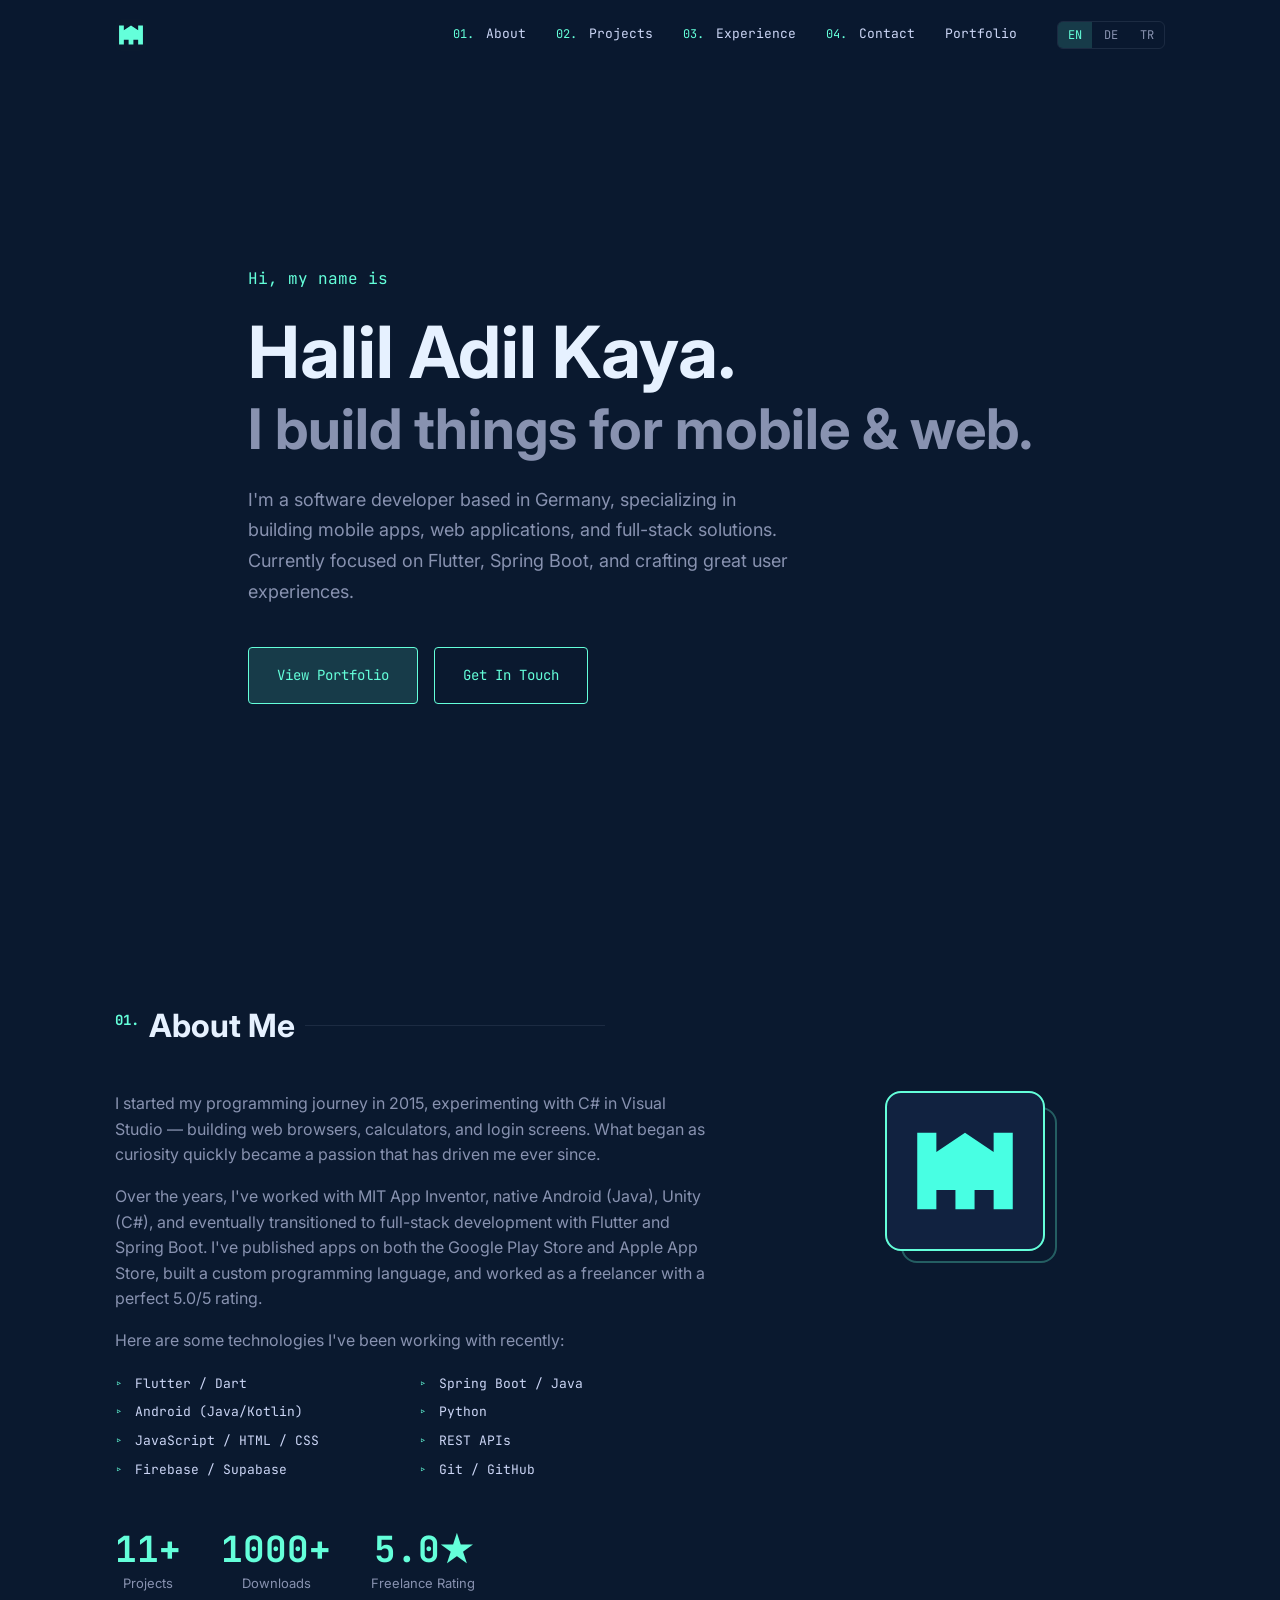
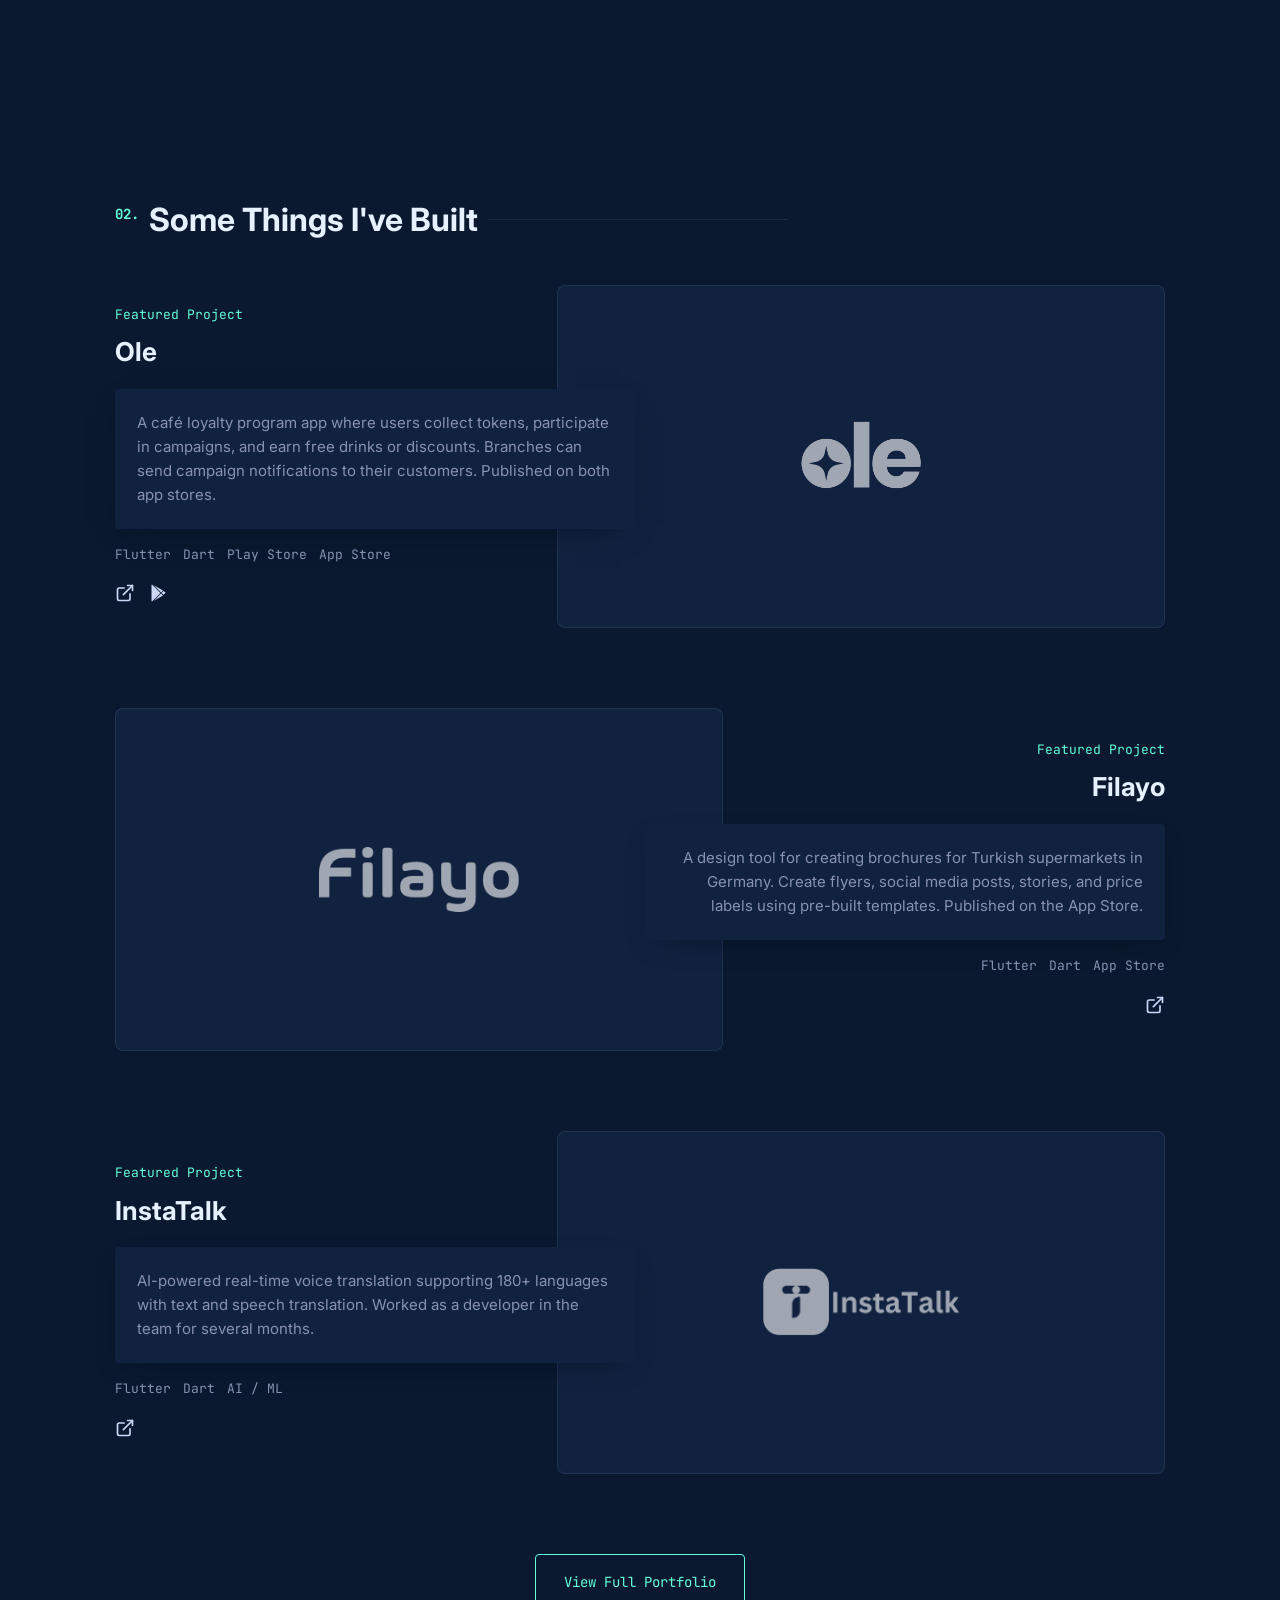
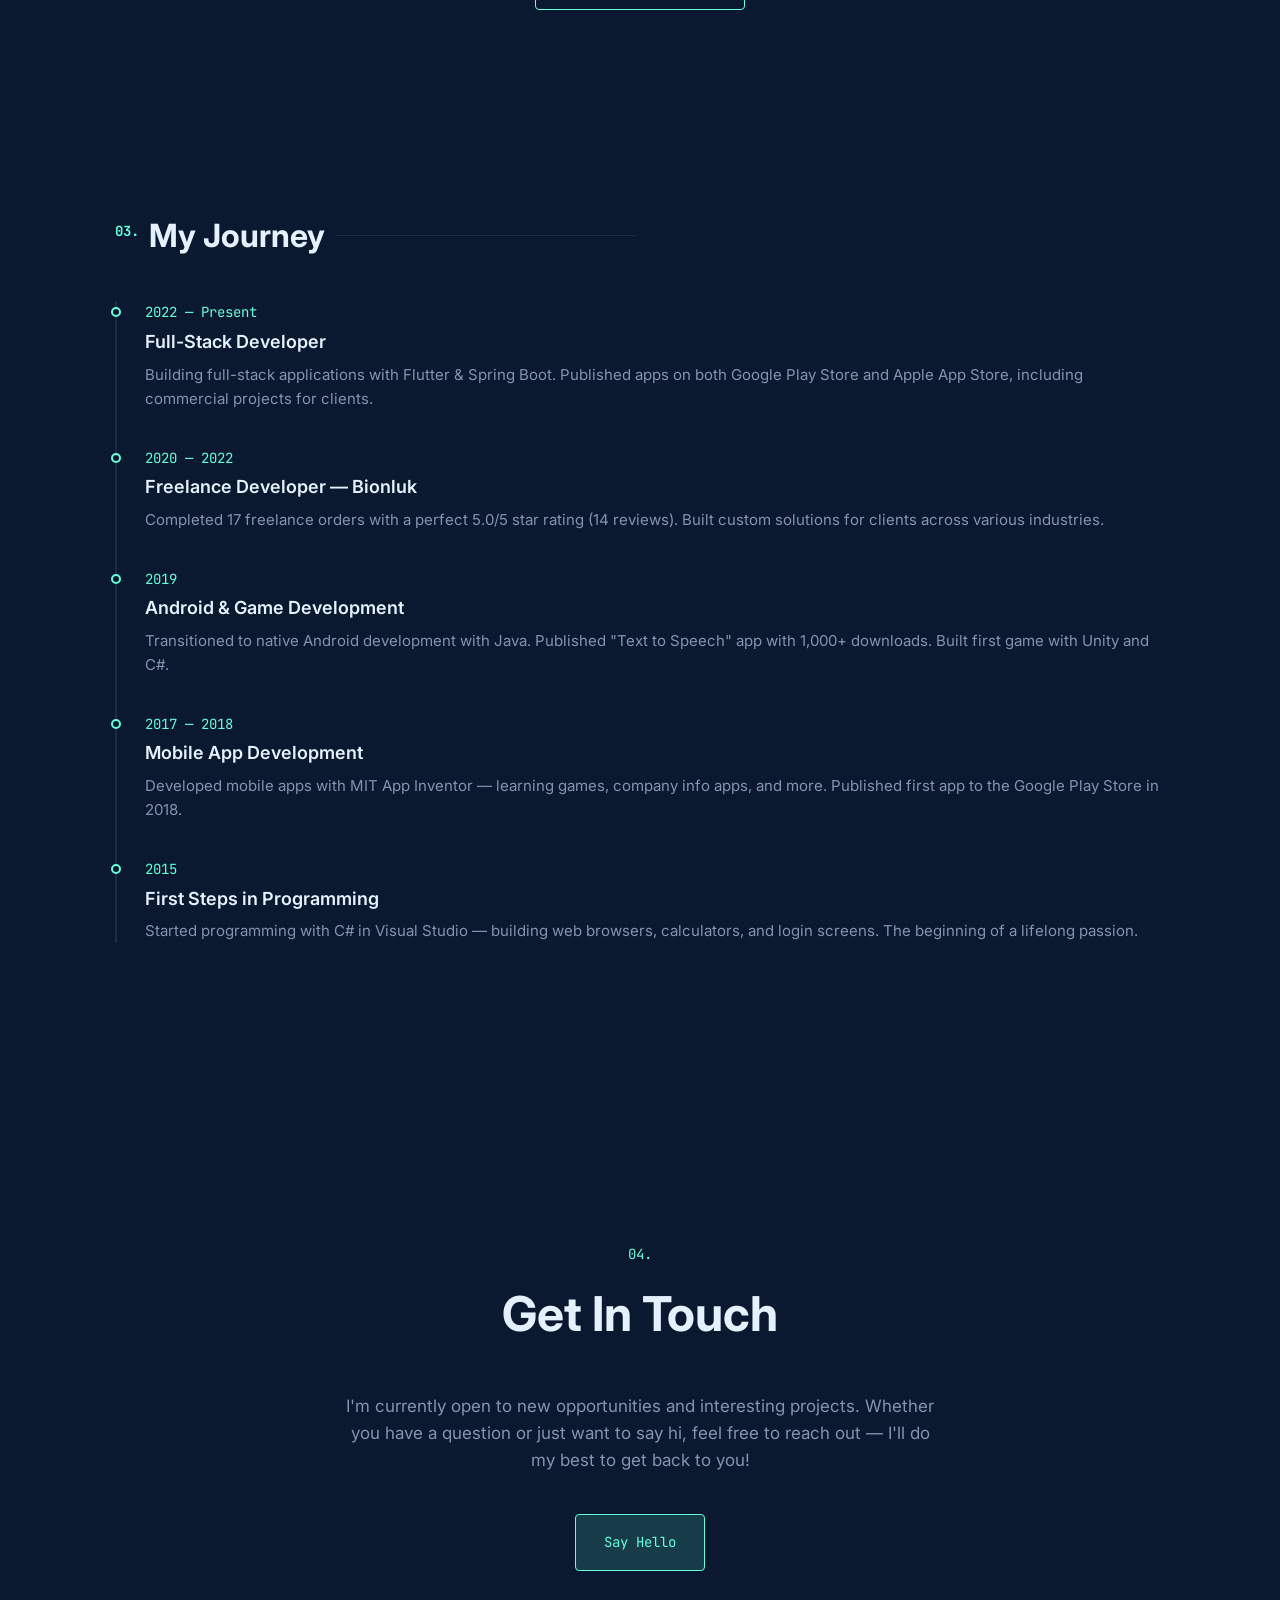
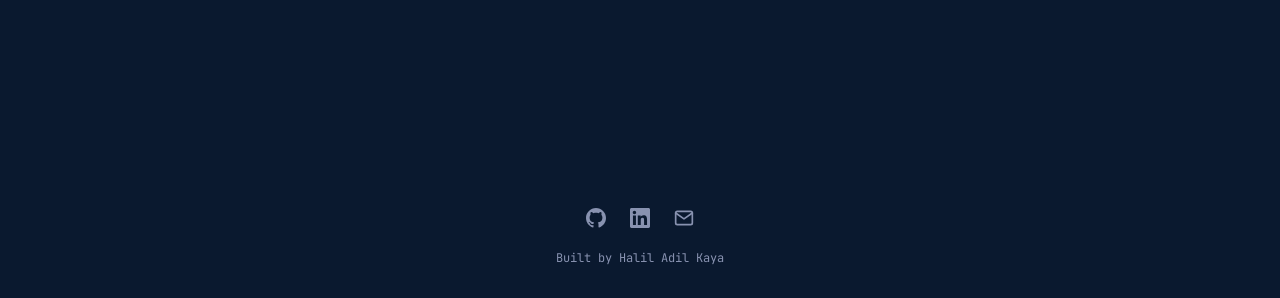
<file: index.html>
<!DOCTYPE html>
<html lang="en">
<head>
    <meta charset="UTF-8">
    <meta name="viewport" content="width=device-width, initial-scale=1.0">
    <title>Halil Adil Kaya — Software Developer</title>
    <meta name="description" content="Software Developer based in Germany. Building mobile apps, web applications, and full-stack solutions with Flutter, Spring Boot, and modern technologies.">
    <meta name="author" content="Halil Adil Kaya">

    <!-- Open Graph -->
    <meta property="og:title" content="Halil Adil Kaya — Software Developer">
    <meta property="og:description" content="Software Developer based in Germany. Building mobile & web apps with modern technologies.">
    <meta property="og:type" content="website">
    <meta property="og:url" content="https://hakstudio.github.io">
    <meta property="og:image" content="https://hakstudio.github.io/assets/images/profile.jpeg">

    <!-- Favicon -->
    <link rel="icon" type="image/svg+xml" href="assets/images/favicon.svg">

    <!-- Stylesheet -->
    <link rel="stylesheet" href="css/style.css">
</head>
<body>

    <!-- ====== NAVIGATION ====== -->
    <nav class="nav" id="navbar">
        <div class="nav-inner">
            <a href="/" class="nav-logo" aria-label="Home">
                <img src="assets/images/favicon.svg" alt="HAKStudio Logo">
            </a>

            <div class="nav-links" id="navLinks">
                <a href="#about"><span class="nav-num">01.</span> <span data-i18n="nav.about">About</span></a>
                <a href="#projects"><span class="nav-num">02.</span> <span data-i18n="nav.projects">Projects</span></a>
                <a href="#experience"><span class="nav-num">03.</span> <span data-i18n="nav.experience">Experience</span></a>
                <a href="#contact"><span class="nav-num">04.</span> <span data-i18n="nav.contact">Contact</span></a>
                <a href="portfolio.html"><span data-i18n="nav.portfolio">Portfolio</span></a>

                <div class="lang-switcher">
                    <button class="lang-btn active" data-lang="en">EN</button>
                    <button class="lang-btn" data-lang="de">DE</button>
                    <button class="lang-btn" data-lang="tr">TR</button>
                </div>
            </div>

            <button class="nav-toggle" id="navToggle" aria-label="Toggle menu">
                <span></span><span></span><span></span>
            </button>
        </div>
    </nav>

    <!-- Mobile Menu -->
    <div class="mobile-overlay" id="mobileOverlay"></div>
    <div class="mobile-menu" id="mobileMenu">
        <a href="#about" class="mobile-nav-link"><span class="nav-num">01.</span><span data-i18n="nav.about">About</span></a>
        <a href="#projects" class="mobile-nav-link"><span class="nav-num">02.</span><span data-i18n="nav.projects">Projects</span></a>
        <a href="#experience" class="mobile-nav-link"><span class="nav-num">03.</span><span data-i18n="nav.experience">Experience</span></a>
        <a href="#contact" class="mobile-nav-link"><span class="nav-num">04.</span><span data-i18n="nav.contact">Contact</span></a>
        <a href="portfolio.html" class="mobile-nav-link"><span data-i18n="nav.portfolio">Portfolio</span></a>
        <div class="lang-switcher">
            <button class="lang-btn active" data-lang="en">EN</button>
            <button class="lang-btn" data-lang="de">DE</button>
            <button class="lang-btn" data-lang="tr">TR</button>
        </div>
    </div>

    <!-- ====== HERO ====== -->
    <section class="hero" id="hero">
        <div class="container">
            <div class="hero-content">
                <p class="hero-greeting" data-i18n="hero.greeting">Hi, my name is</p>
                <h1 class="hero-name">Halil Adil Kaya.</h1>
                <h2 class="hero-tagline" data-i18n="hero.tagline">I build things for mobile &amp; web.</h2>
                <p class="hero-description" data-i18n="hero.description">
                    I'm a software developer based in Germany, specializing in building mobile apps, 
                    web applications, and full-stack solutions. Currently focused on Flutter, Spring Boot, 
                    and crafting great user experiences.
                </p>
                <div class="hero-cta">
                    <a href="portfolio.html" class="btn btn-filled" data-i18n="hero.cta_portfolio">View Portfolio</a>
                    <a href="#contact" class="btn" data-i18n="hero.cta_contact">Get In Touch</a>
                </div>
            </div>
        </div>
    </section>

    <!-- ====== ABOUT ====== -->
    <section class="section" id="about">
        <div class="container">
            <h2 class="section-title reveal">
                <span class="section-label">01.</span>
                <span data-i18n="about.title">About Me</span>
            </h2>

            <div class="about-grid">
                <div class="about-text reveal">
                    <p data-i18n="about.p1">
                        I started my programming journey in 2015, experimenting with C# in Visual Studio — 
                        building web browsers, calculators, and login screens. What began as curiosity 
                        quickly became a passion that has driven me ever since.
                    </p>
                    <p data-i18n="about.p2">
                        Over the years, I've worked with MIT App Inventor, native Android (Java), Unity (C#), 
                        and eventually transitioned to full-stack development with Flutter and Spring Boot. 
                        I've published apps on both the Google Play Store and Apple App Store, built a custom 
                        programming language, and worked as a freelancer with a perfect 5.0/5 rating.
                    </p>
                    <p data-i18n="about.p3">Here are some technologies I've been working with recently:</p>

                    <ul class="skill-list">
                        <li>Flutter / Dart</li>
                        <li>Spring Boot / Java</li>
                        <li>Android (Java/Kotlin)</li>
                        <li>Python</li>
                        <li>JavaScript / HTML / CSS</li>
                        <li>REST APIs</li>
                        <li>Firebase / Supabase</li>
                        <li>Git / GitHub</li>
                    </ul>

                    <div class="stats-row">
                        <div class="stat-item reveal">
                            <div class="stat-number">11+</div>
                            <div class="stat-label" data-i18n="about.stat_projects">Projects</div>
                        </div>
                        <div class="stat-item reveal">
                            <div class="stat-number">1000+</div>
                            <div class="stat-label" data-i18n="about.stat_downloads">Downloads</div>
                        </div>
                        <div class="stat-item reveal">
                            <div class="stat-number">5.0★</div>
                            <div class="stat-label" data-i18n="about.stat_rating">Freelance Rating</div>
                        </div>
                    </div>
                </div>

                <div class="about-logo-wrapper reveal">
                    <div class="about-logo">
                        <img src="assets/images/logo.svg" alt="HAKStudio Logo">
                    </div>
                </div>
            </div>
        </div>
    </section>

    <!-- ====== FEATURED PROJECTS ====== -->
    <section class="section" id="projects">
        <div class="container">
            <h2 class="section-title reveal">
                <span class="section-label">02.</span>
                <span data-i18n="projects.title">Some Things I've Built</span>
            </h2>

            <!-- Project 1: Ole -->
            <div class="featured-project reveal">
                <div class="featured-project-image fp-logo-card">
                    <a href="https://oletr.com" target="_blank" rel="noopener noreferrer">
                        <img src="assets/images/ole.png" alt="Ole" class="fp-logo-img">
                    </a>
                </div>
                <div class="featured-project-content">
                    <p class="fp-overline" data-i18n="projects.featured">Featured Project</p>
                    <h3 class="fp-title"><a href="https://oletr.com" target="_blank" rel="noopener noreferrer">Ole</a></h3>
                    <div class="fp-desc">
                        <p data-i18n="projects.ole_desc">A café loyalty program app where users collect tokens, 
                        participate in campaigns, and earn free drinks or discounts. Branches can send 
                        campaign notifications to their customers. Published on both app stores.</p>
                    </div>
                    <ul class="fp-tech">
                        <li>Flutter</li>
                        <li>Dart</li>
                        <li>Play Store</li>
                        <li>App Store</li>
                    </ul>
                    <div class="fp-links">
                        <a href="https://oletr.com" target="_blank" rel="noopener noreferrer" aria-label="Website">
                            <svg class="icon-svg" xmlns="http://www.w3.org/2000/svg" viewBox="0 0 24 24" fill="none" stroke="currentColor" stroke-width="2" stroke-linecap="round" stroke-linejoin="round"><path d="M18 13v6a2 2 0 0 1-2 2H5a2 2 0 0 1-2-2V8a2 2 0 0 1 2-2h6"></path><polyline points="15 3 21 3 21 9"></polyline><line x1="10" y1="14" x2="21" y2="3"></line></svg>
                        </a>
                        <a href="https://play.google.com/store/apps/details?id=com.ole.ole_mobile_app" target="_blank" rel="noopener noreferrer" aria-label="Play Store">
                            <svg class="icon-svg" xmlns="http://www.w3.org/2000/svg" viewBox="0 0 24 24" fill="currentColor"><path d="M3.609 1.814L13.792 12 3.61 22.186a.996.996 0 0 1-.61-.92V2.734a1 1 0 0 1 .609-.92zm10.89 10.893l2.302 2.302-10.937 6.333 8.635-8.635zm3.199-3.199l2.302 2.302-2.302 2.302-2.698-2.302 2.698-2.302zM5.864 2.658L16.8 9.001l-2.302 2.302-8.635-8.645z"/></svg>
                        </a>
                    </div>
                </div>
            </div>

            <!-- Project 2: Filayo -->
            <div class="featured-project reveal">
                <div class="featured-project-image fp-logo-card">
                    <a href="https://filayo.com" target="_blank" rel="noopener noreferrer">
                        <img src="assets/images/filayo.png" alt="Filayo" class="fp-logo-img">
                    </a>
                </div>
                <div class="featured-project-content">
                    <p class="fp-overline" data-i18n="projects.featured">Featured Project</p>
                    <h3 class="fp-title"><a href="https://filayo.com" target="_blank" rel="noopener noreferrer">Filayo</a></h3>
                    <div class="fp-desc">
                        <p data-i18n="projects.filayo_desc">A design tool for creating brochures for Turkish supermarkets 
                        in Germany. Create flyers, social media posts, stories, and price labels using pre-built 
                        templates. Published on the App Store.</p>
                    </div>
                    <ul class="fp-tech">
                        <li>Flutter</li>
                        <li>Dart</li>
                        <li>App Store</li>
                    </ul>
                    <div class="fp-links">
                        <a href="https://filayo.com" target="_blank" rel="noopener noreferrer" aria-label="Website">
                            <svg class="icon-svg" xmlns="http://www.w3.org/2000/svg" viewBox="0 0 24 24" fill="none" stroke="currentColor" stroke-width="2" stroke-linecap="round" stroke-linejoin="round"><path d="M18 13v6a2 2 0 0 1-2 2H5a2 2 0 0 1-2-2V8a2 2 0 0 1 2-2h6"></path><polyline points="15 3 21 3 21 9"></polyline><line x1="10" y1="14" x2="21" y2="3"></line></svg>
                        </a>
                    </div>
                </div>
            </div>

            <!-- Project 3: InstaTalk -->
            <div class="featured-project reveal">
                <div class="featured-project-image fp-logo-card">
                    <a href="https://web.archive.org/web/20241120203737/https://www.instatalk.app/" target="_blank" rel="noopener noreferrer">
                        <img src="assets/images/instatalk.png" alt="InstaTalk" class="fp-logo-img">
                    </a>
                </div>
                <div class="featured-project-content">
                    <p class="fp-overline" data-i18n="projects.featured">Featured Project</p>
                    <h3 class="fp-title"><a href="https://web.archive.org/web/20241120203737/https://www.instatalk.app/" target="_blank" rel="noopener noreferrer">InstaTalk</a></h3>
                    <div class="fp-desc">
                        <p data-i18n="projects.instatalk_desc">AI-powered real-time voice translation supporting 180+ languages 
                        with text and speech translation. Worked as a developer in the team for several months.</p>
                    </div>
                    <ul class="fp-tech">
                        <li>Flutter</li>
                        <li>Dart</li>
                        <li>AI / ML</li>
                    </ul>
                    <div class="fp-links">
                        <a href="https://web.archive.org/web/20241120203737/https://www.instatalk.app/" target="_blank" rel="noopener noreferrer" aria-label="Web Archive">
                            <svg class="icon-svg" xmlns="http://www.w3.org/2000/svg" viewBox="0 0 24 24" fill="none" stroke="currentColor" stroke-width="2" stroke-linecap="round" stroke-linejoin="round"><path d="M18 13v6a2 2 0 0 1-2 2H5a2 2 0 0 1-2-2V8a2 2 0 0 1 2-2h6"></path><polyline points="15 3 21 3 21 9"></polyline><line x1="10" y1="14" x2="21" y2="3"></line></svg>
                        </a>
                    </div>
                </div>
            </div>

            <div style="text-align: center; margin-top: 40px;" class="reveal">
                <a href="portfolio.html" class="btn" data-i18n="projects.view_all">View Full Portfolio</a>
            </div>
        </div>
    </section>

    <!-- ====== EXPERIENCE TIMELINE ====== -->
    <section class="section" id="experience">
        <div class="container">
            <h2 class="section-title reveal">
                <span class="section-label">03.</span>
                <span data-i18n="experience.title">My Journey</span>
            </h2>

            <div class="timeline">
                <div class="timeline-item reveal">
                    <div class="timeline-year">2022 — Present</div>
                    <div class="timeline-title" data-i18n="exp.fs_title">Full-Stack Developer</div>
                    <div class="timeline-desc" data-i18n="exp.fs_desc">
                        Building full-stack applications with Flutter & Spring Boot. Published apps on both 
                        Google Play Store and Apple App Store, including commercial projects for clients.
                    </div>
                </div>
                <div class="timeline-item reveal">
                    <div class="timeline-year">2020 — 2022</div>
                    <div class="timeline-title" data-i18n="exp.freelance_title">Freelance Developer — Bionluk</div>
                    <div class="timeline-desc" data-i18n="exp.freelance_desc">
                        Completed 17 freelance orders with a perfect 5.0/5 star rating (14 reviews). 
                        Built custom solutions for clients across various industries.
                    </div>
                </div>
                <div class="timeline-item reveal">
                    <div class="timeline-year">2019</div>
                    <div class="timeline-title" data-i18n="exp.android_title">Android & Game Development</div>
                    <div class="timeline-desc" data-i18n="exp.android_desc">
                        Transitioned to native Android development with Java. Published "Text to Speech" app 
                        with 1,000+ downloads. Built first game with Unity and C#.
                    </div>
                </div>
                <div class="timeline-item reveal">
                    <div class="timeline-year">2017 — 2018</div>
                    <div class="timeline-title" data-i18n="exp.mobile_title">Mobile App Development</div>
                    <div class="timeline-desc" data-i18n="exp.mobile_desc">
                        Developed mobile apps with MIT App Inventor — learning games, company info apps, 
                        and more. Published first app to the Google Play Store in 2018.
                    </div>
                </div>
                <div class="timeline-item reveal">
                    <div class="timeline-year">2015</div>
                    <div class="timeline-title" data-i18n="exp.start_title">First Steps in Programming</div>
                    <div class="timeline-desc" data-i18n="exp.start_desc">
                        Started programming with C# in Visual Studio — building web browsers, 
                        calculators, and login screens. The beginning of a lifelong passion.
                    </div>
                </div>
            </div>
        </div>
    </section>

    <!-- ====== CONTACT ====== -->
    <section class="section" id="contact">
        <div class="contact reveal">
            <span class="section-label">04.</span>
            <h2 class="section-title" data-i18n="contact.title">Get In Touch</h2>
            <p data-i18n="contact.description">
                I'm currently open to new opportunities and interesting projects. 
                Whether you have a question or just want to say hi, feel free to reach out — 
                I'll do my best to get back to you!
            </p>
            <a href="mailto:haliladilkaya@gmail.com" class="btn btn-filled" data-i18n="contact.cta">Say Hello</a>
        </div>
    </section>

    <!-- ====== FOOTER ====== -->
    <footer class="footer">
        <div class="footer-socials">
            <a href="https://github.com/hakstudio" target="_blank" rel="noopener noreferrer" aria-label="GitHub">
                <svg class="icon-svg" xmlns="http://www.w3.org/2000/svg" viewBox="0 0 24 24" fill="currentColor"><path d="M12 0c-6.626 0-12 5.373-12 12 0 5.302 3.438 9.8 8.207 11.387.599.111.793-.261.793-.577v-2.234c-3.338.726-4.033-1.416-4.033-1.416-.546-1.387-1.333-1.756-1.333-1.756-1.089-.745.083-.729.083-.729 1.205.084 1.839 1.237 1.839 1.237 1.07 1.834 2.807 1.304 3.492.997.107-.775.418-1.305.762-1.604-2.665-.305-5.467-1.334-5.467-5.931 0-1.311.469-2.381 1.236-3.221-.124-.303-.535-1.524.117-3.176 0 0 1.008-.322 3.301 1.23.957-.266 1.983-.399 3.003-.404 1.02.005 2.047.138 3.006.404 2.291-1.552 3.297-1.23 3.297-1.23.653 1.653.242 2.874.118 3.176.77.84 1.235 1.911 1.235 3.221 0 4.609-2.807 5.624-5.479 5.921.43.372.823 1.102.823 2.222v3.293c0 .319.192.694.801.576 4.765-1.589 8.199-6.086 8.199-11.386 0-6.627-5.373-12-12-12z"/></svg>
            </a>
            <a href="https://linkedin.com/in/haliladilkaya" target="_blank" rel="noopener noreferrer" aria-label="LinkedIn">
                <svg class="icon-svg" xmlns="http://www.w3.org/2000/svg" viewBox="0 0 24 24" fill="currentColor"><path d="M20.447 20.452h-3.554v-5.569c0-1.328-.027-3.037-1.852-3.037-1.853 0-2.136 1.445-2.136 2.939v5.667H9.351V9h3.414v1.561h.046c.477-.9 1.637-1.85 3.37-1.85 3.601 0 4.267 2.37 4.267 5.455v6.286zM5.337 7.433c-1.144 0-2.063-.926-2.063-2.065 0-1.138.92-2.063 2.063-2.063 1.14 0 2.064.925 2.064 2.063 0 1.139-.925 2.065-2.064 2.065zm1.782 13.019H3.555V9h3.564v11.452zM22.225 0H1.771C.792 0 0 .774 0 1.729v20.542C0 23.227.792 24 1.771 24h20.451C23.2 24 24 23.227 24 22.271V1.729C24 .774 23.2 0 22.222 0h.003z"/></svg>
            </a>
            <a href="mailto:haliladilkaya@gmail.com" aria-label="Email">
                <svg class="icon-svg" xmlns="http://www.w3.org/2000/svg" viewBox="0 0 24 24" fill="none" stroke="currentColor" stroke-width="2" stroke-linecap="round" stroke-linejoin="round"><path d="M4 4h16c1.1 0 2 .9 2 2v12c0 1.1-.9 2-2 2H4c-1.1 0-2-.9-2-2V6c0-1.1.9-2 2-2z"></path><polyline points="22,6 12,13 2,6"></polyline></svg>
            </a>
        </div>
        <p class="footer-text">
            <span data-i18n="footer.built">Built by</span> Halil Adil Kaya
        </p>
    </footer>

    <script src="js/i18n.js"></script>
    <script src="js/main.js"></script>
</body>
</html>
</file>
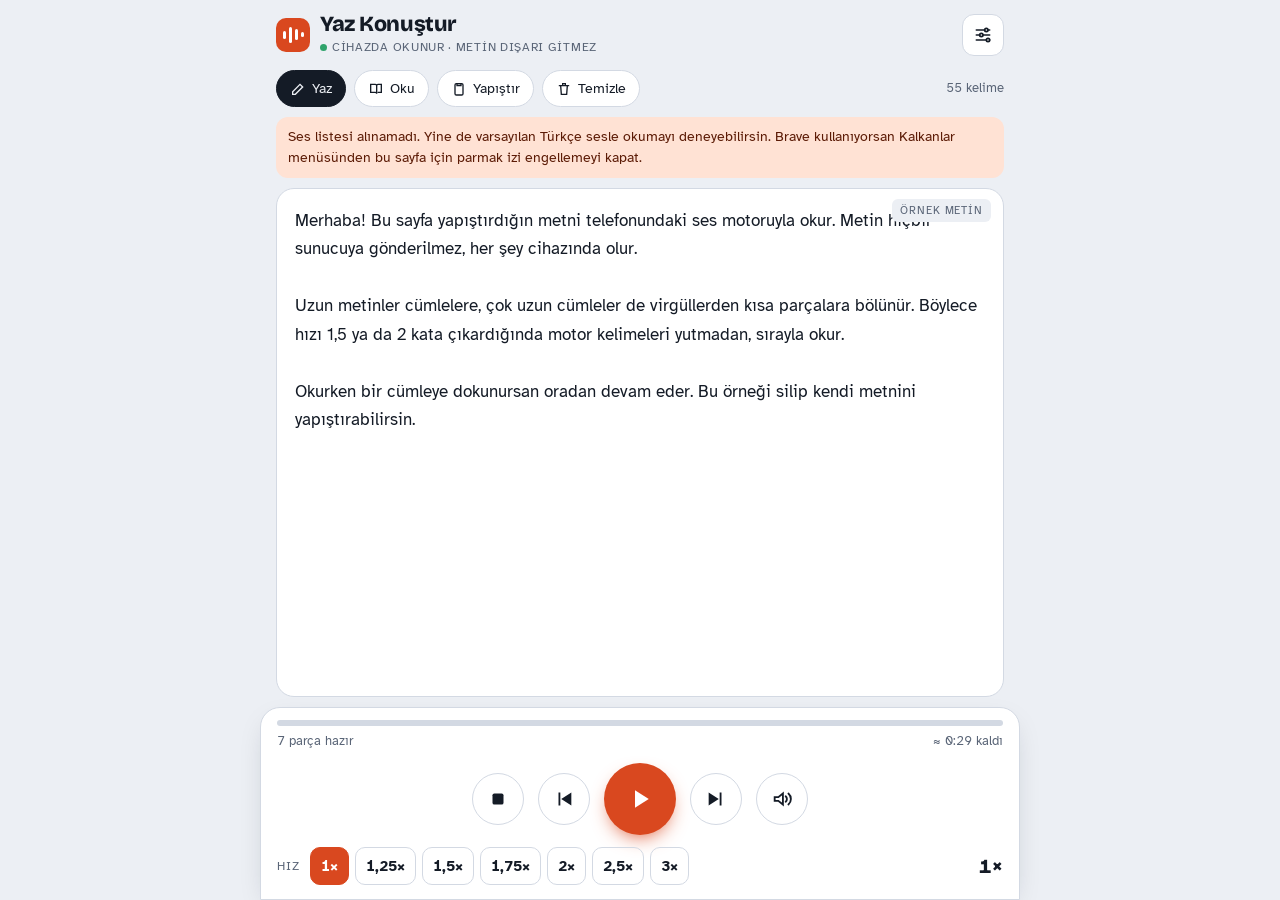
<file: yaz-konustur/index.html>
<!doctype html>
<html lang="tr">
<head>
<meta charset="utf-8">
<meta name="viewport" content="width=device-width, initial-scale=1, viewport-fit=cover">
<meta name="theme-color" content="#D9481F">
<link rel="manifest" href="manifest.webmanifest">
<link rel="icon" href="icon-192.png">
<link rel="apple-touch-icon" href="icon-192.png">
<title>Yaz Konuştur</title>
<meta name="claude:viewport-fit-sides" content="cover">
<link rel="preconnect" href="https://fonts.googleapis.com">
<link rel="stylesheet" href="https://fonts.googleapis.com/css2?family=Bricolage+Grotesque:opsz,wght@12..96,600;12..96,800&family=Atkinson+Hyperlegible:ital,wght@0,400;0,700;1,400&display=swap">
<style>
/* Layout: tek ekran uygulama. Üstte başlık, ortada kaydırılan metin/okuma alanı, altta sabit kontrol paneli. */
:root{
  --bg:#ECEFF4; --surface:#FFFFFF; --ink:#141B26; --muted:#5A6577; --line:#D3D9E3;
  --accent:#D9481F; --accent-ink:#FFFFFF; --hl:#FFE2D4; --hl-ink:#5C1B06; --done:#8A94A6;
  --shadow:0 10px 30px -12px rgba(20,27,38,.25);
  --f-display:"Bricolage Grotesque", ui-sans-serif, system-ui, sans-serif;
  --f-body:"Atkinson Hyperlegible", ui-sans-serif, system-ui, -apple-system, "Segoe UI", Roboto, sans-serif;
}
@media (prefers-color-scheme: dark){:root:not([data-theme="light"]){
  --bg:#0E131A; --surface:#161D27; --ink:#E7EBF1; --muted:#93A0B3; --line:#263142;
  --accent:#FF7447; --accent-ink:#1A0A03; --hl:#3B2016; --hl-ink:#FFD9C9; --done:#5F6B7E;
  --shadow:0 10px 30px -12px rgba(0,0,0,.6); color-scheme:dark;
}}
:root[data-theme="dark"]{
  --bg:#0E131A; --surface:#161D27; --ink:#E7EBF1; --muted:#93A0B3; --line:#263142;
  --accent:#FF7447; --accent-ink:#1A0A03; --hl:#3B2016; --hl-ink:#FFD9C9; --done:#5F6B7E;
  --shadow:0 10px 30px -12px rgba(0,0,0,.6); color-scheme:dark;
}
*{box-sizing:border-box}
[hidden]{display:none!important}
body{margin:0}
html,body{height:100%}
body{background:var(--bg);color:var(--ink);font-family:var(--f-body);font-size:16px;line-height:1.5;-webkit-tap-highlight-color:transparent}
button,select,input,textarea{font:inherit;color:inherit}
button{cursor:pointer}
:focus-visible{outline:2px solid var(--accent);outline-offset:2px}

.app{height:100%;display:flex;flex-direction:column;max-width:760px;margin:0 auto}
.pad{padding-left:max(16px, env(safe-area-inset-left, 0px));padding-right:max(16px, env(safe-area-inset-right, 0px))}

header{display:flex;align-items:center;gap:12px;padding-block:14px 10px}
.brand{display:flex;align-items:center;gap:10px;min-width:0;flex:1}
.mark{width:34px;height:34px;border-radius:10px;background:var(--accent);display:grid;place-items:center;flex:none}
.mark i{display:block;width:3px;border-radius:2px;background:var(--accent-ink);margin:0 1.5px}
.mark span{display:flex;align-items:center;height:18px}
h1{font-family:var(--f-display);font-weight:800;font-size:1.35rem;letter-spacing:-.02em;margin:0;line-height:1}
.badge{font-size:.72rem;letter-spacing:.06em;text-transform:uppercase;color:var(--muted);margin-top:3px;display:flex;align-items:center;gap:5px}
.badge::before{content:"";width:7px;height:7px;border-radius:50%;background:#2FA36B}
.iconbtn{width:42px;height:42px;border-radius:12px;border:1px solid var(--line);background:var(--surface);display:grid;place-items:center;flex:none}
.iconbtn svg{width:20px;height:20px}

main{flex:1;min-height:0;display:flex;flex-direction:column;gap:10px;padding-block:4px 10px}
.toolbar{display:flex;gap:8px;flex-wrap:wrap;align-items:center}
.chip{border:1px solid var(--line);background:var(--surface);border-radius:999px;padding:7px 13px;font-size:.88rem;display:inline-flex;align-items:center;gap:6px}
.chip svg{width:16px;height:16px}
.chip.on{background:var(--ink);color:var(--bg);border-color:var(--ink)}
.count{margin-left:auto;font-size:.8rem;color:var(--muted);font-variant-numeric:tabular-nums}

.sheet{flex:1;min-height:0;background:var(--surface);border:1px solid var(--line);border-radius:18px;position:relative;overflow:hidden}
textarea#text{width:100%;height:100%;border:0;resize:none;background:transparent;padding:18px;font-size:1.08rem;line-height:1.65;outline:none}
textarea#text::placeholder{color:var(--muted)}
#reader{height:100%;overflow-y:auto;padding:18px 18px 40px;font-size:1.12rem;line-height:1.75;overscroll-behavior:contain}
#reader p{margin:0 0 .9em;max-width:65ch}
.s{border-radius:6px;padding:1px 2px;margin:0 -2px;transition:background .2s,color .2s;cursor:pointer;-webkit-box-decoration-break:clone;box-decoration-break:clone}
.s.past{color:var(--done)}
.s.cur{background:var(--hl);color:var(--hl-ink)}
.example{position:absolute;right:12px;top:10px;font-size:.7rem;letter-spacing:.08em;text-transform:uppercase;color:var(--muted);background:var(--bg);padding:3px 8px;border-radius:6px}

.notice{font-size:.85rem;background:var(--hl);color:var(--hl-ink);border-radius:12px;padding:10px 12px}

/* Kontrol paneli */
.dock{background:var(--surface);border-top:1px solid var(--line);padding-block:12px calc(14px + env(safe-area-inset-bottom, 0px));display:flex;flex-direction:column;gap:12px;box-shadow:var(--shadow)}
@media (min-width:760px){.dock{border:1px solid var(--line);border-radius:20px 20px 0 0}}
.prog{display:flex;flex-direction:column;gap:6px}
.bar{height:6px;border-radius:3px;background:var(--line);overflow:hidden}
.bar i{display:block;height:100%;width:0;background:var(--accent);transition:width .3s}
.meta{display:flex;justify-content:space-between;font-size:.8rem;color:var(--muted);font-variant-numeric:tabular-nums}
.transport{display:flex;align-items:center;justify-content:center;gap:14px}
.tbtn{width:52px;height:52px;border-radius:50%;border:1px solid var(--line);background:transparent;display:grid;place-items:center}
.tbtn svg{width:22px;height:22px}
.play{width:72px;height:72px;border-radius:50%;border:0;background:var(--accent);color:var(--accent-ink);display:grid;place-items:center;box-shadow:0 8px 20px -8px var(--accent)}
.play svg{width:30px;height:30px}
.play .eq{display:none;align-items:flex-end;gap:3px;height:22px}
.play .eq i{width:4px;border-radius:2px;background:currentColor;animation:eq 1s ease-in-out infinite}
.play .eq i:nth-child(2){animation-delay:-.3s}.play .eq i:nth-child(3){animation-delay:-.6s}.play .eq i:nth-child(4){animation-delay:-.15s}
@keyframes eq{0%,100%{height:6px}50%{height:22px}}
.speed{display:flex;align-items:center;gap:10px}
.speed label{font-size:.75rem;letter-spacing:.08em;text-transform:uppercase;color:var(--muted);flex:none}
.rates{display:flex;gap:6px;overflow-x:auto;scrollbar-width:none;flex:1;min-width:0}
.rates::-webkit-scrollbar{display:none}
.rate{flex:none;border:1px solid var(--line);background:transparent;border-radius:10px;padding:7px 10px;font-variant-numeric:tabular-nums;font-size:.92rem;font-weight:700}
.rate.on{background:var(--accent);border-color:var(--accent);color:var(--accent-ink)}
.rateval{font-family:var(--f-display);font-weight:800;font-size:1.25rem;min-width:3.4ch;text-align:right;font-variant-numeric:tabular-nums;flex:none}

/* Ayarlar */
.overlay{position:fixed;inset:0;background:rgba(10,14,20,.45);z-index:20;display:flex;align-items:flex-end;justify-content:center}
.panel{background:var(--surface);width:100%;max-width:760px;max-height:88%;overflow-y:auto;border-radius:22px 22px 0 0;padding-block:8px calc(22px + env(safe-area-inset-bottom, 0px));display:flex;flex-direction:column;gap:18px}
.grab{width:42px;height:5px;border-radius:3px;background:var(--line);margin:4px auto 0}
.panel h2{font-family:var(--f-display);font-weight:800;font-size:1.2rem;margin:0;letter-spacing:-.01em}
.field{display:flex;flex-direction:column;gap:8px}
.field > span{font-size:.75rem;letter-spacing:.08em;text-transform:uppercase;color:var(--muted)}
select,input[type=number]{width:100%;padding:12px;border-radius:12px;border:1px solid var(--line);background:var(--bg)}
input[type=range]{width:100%;accent-color:var(--accent)}
.row{display:flex;align-items:center;justify-content:space-between;gap:12px}
.row small{color:var(--muted);display:block;font-size:.82rem}
.switch{position:relative;width:48px;height:28px;flex:none}
.switch input{position:absolute;opacity:0;inset:0;margin:0;cursor:pointer;z-index:1}
.switch b{position:absolute;inset:0;border-radius:14px;background:var(--line);transition:background .2s}
.switch b::after{content:"";position:absolute;left:3px;top:3px;width:22px;height:22px;border-radius:50%;background:var(--surface);transition:transform .2s;box-shadow:0 1px 3px rgba(0,0,0,.3)}
.switch input:checked + b{background:var(--accent)}
.switch input:checked + b::after{transform:translateX(20px)}
.switch input:focus-visible + b{outline:2px solid var(--accent);outline-offset:2px}
.seg{display:flex;border:1px solid var(--line);border-radius:12px;overflow:hidden}
.seg button{flex:1;border:0;background:transparent;padding:10px 6px;font-size:.9rem}
.seg button.on{background:var(--ink);color:var(--bg)}
.btn{border:0;border-radius:12px;padding:12px 16px;background:var(--ink);color:var(--bg);font-weight:700}
.help{font-size:.9rem;color:var(--muted);border-top:1px solid var(--line);padding-top:14px}
.help h3{font-size:.95rem;color:var(--ink);margin:0 0 6px}
.help ol{margin:0;padding-left:1.2em}
.help li{margin-bottom:4px}
.toast{position:fixed;left:50%;bottom:calc(210px + env(safe-area-inset-bottom, 0px));transform:translateX(-50%);background:var(--ink);color:var(--bg);padding:9px 14px;border-radius:10px;font-size:.88rem;z-index:30;max-width:calc(100% - 32px);text-align:center}
@media (prefers-reduced-motion: reduce){*{transition:none!important;animation:none!important}}
</style>
</head>
<body>

<div class="app">
  <header class="pad">
    <div class="brand">
      <div class="mark" aria-hidden="true"><span><i style="height:8px"></i><i style="height:16px"></i><i style="height:11px"></i><i style="height:5px"></i></span></div>
      <div>
        <h1>Yaz Konuştur</h1>
        <div class="badge">Cihazda okunur · metin dışarı gitmez</div>
      </div>
    </div>
    <button class="iconbtn" id="openSettings" aria-label="Ses ayarları">
      <svg viewBox="0 0 24 24" fill="none" stroke="currentColor" stroke-width="2" stroke-linecap="round"><path d="M4 6h10M18 6h2M4 12h4M12 12h8M4 18h12M20 18h0"/><circle cx="16" cy="6" r="2"/><circle cx="10" cy="12" r="2"/><circle cx="18" cy="18" r="2"/></svg>
    </button>
  </header>

  <main class="pad">
    <div class="toolbar">
      <button class="chip on" id="modeEdit"><svg viewBox="0 0 24 24" fill="none" stroke="currentColor" stroke-width="2" stroke-linecap="round"><path d="M4 20h4L19 9l-4-4L4 16z"/></svg>Yaz</button>
      <button class="chip" id="modeRead"><svg viewBox="0 0 24 24" fill="none" stroke="currentColor" stroke-width="2" stroke-linecap="round"><path d="M4 5h7a2 2 0 0 1 2 2v12a2 2 0 0 0-2-2H4zM20 5h-5a2 2 0 0 0-2 2"/><path d="M20 5v12h-5"/></svg>Oku</button>
      <button class="chip" id="pasteBtn"><svg viewBox="0 0 24 24" fill="none" stroke="currentColor" stroke-width="2" stroke-linecap="round"><rect x="6" y="4" width="12" height="17" rx="2"/><path d="M9 4h6v3H9z"/></svg>Yapıştır</button>
      <button class="chip" id="clearBtn"><svg viewBox="0 0 24 24" fill="none" stroke="currentColor" stroke-width="2" stroke-linecap="round"><path d="M5 7h14M10 7V4h4v3M7 7l1 13h8l1-13"/></svg>Temizle</button>
      <span class="count" id="count"></span>
    </div>
    <div class="notice" id="voiceNotice" hidden></div>
    <div class="sheet">
      <span class="example" id="exampleTag" hidden>Örnek metin</span>
      <textarea id="text" placeholder="Seslendirmek istediğin metni buraya yapıştır…" spellcheck="false"></textarea>
      <div id="reader" hidden></div>
    </div>
  </main>

  <section class="dock pad" aria-label="Oynatma">
    <div class="prog">
      <div class="bar"><i id="barFill"></i></div>
      <div class="meta"><span id="posTxt">Hazır</span><span id="remTxt"></span></div>
    </div>
    <div class="transport">
      <button class="tbtn" id="stopBtn" aria-label="Durdur ve başa dön"><svg viewBox="0 0 24 24" fill="currentColor"><rect x="6" y="6" width="12" height="12" rx="2"/></svg></button>
      <button class="tbtn" id="prevBtn" aria-label="Önceki cümle"><svg viewBox="0 0 24 24" fill="currentColor"><path d="M6 5h2v14H6zM20 5v14L9 12z"/></svg></button>
      <button class="play" id="playBtn" aria-label="Oynat">
        <svg id="icoPlay" viewBox="0 0 24 24" fill="currentColor"><path d="M8 5v14l11-7z"/></svg>
        <span class="eq" id="icoEq"><i></i><i></i><i></i><i></i></span>
      </button>
      <button class="tbtn" id="nextBtn" aria-label="Sonraki cümle"><svg viewBox="0 0 24 24" fill="currentColor"><path d="M16 5h2v14h-2zM4 5v14l11-7z"/></svg></button>
      <button class="tbtn" id="testBtn" aria-label="Sesi dene"><svg viewBox="0 0 24 24" fill="none" stroke="currentColor" stroke-width="2" stroke-linecap="round"><path d="M4 10v4h4l5 4V6L8 10zM16 9a4 4 0 0 1 0 6M19 6a8 8 0 0 1 0 12"/></svg></button>
    </div>
    <div class="speed">
      <label for="rateRange">Hız</label>
      <div class="rates" id="rates"></div>
      <span class="rateval" id="rateVal">1×</span>
    </div>
  </section>
</div>

<div class="overlay" id="overlay" hidden>
  <div class="panel pad" role="dialog" aria-modal="true" aria-labelledby="setTitle">
    <div class="grab"></div>
    <div class="row"><h2 id="setTitle">Ses ayarları</h2><button class="iconbtn" id="closeSettings" aria-label="Kapat"><svg viewBox="0 0 24 24" fill="none" stroke="currentColor" stroke-width="2" stroke-linecap="round"><path d="M6 6l12 12M18 6L6 18"/></svg></button></div>

    <label class="field"><span>Ses</span><select id="voiceSel"></select></label>
    <div class="row"><div>Sadece Türkçe sesler<small id="voiceCount"></small></div><label class="switch"><input type="checkbox" id="trOnly" checked><b></b></label></div>

    <label class="field"><span>Hız ince ayar · <b id="rateFine">1.00×</b></span><input type="range" id="rateRange" min="0.5" max="3" step="0.05" value="1"></label>
    <label class="field"><span>Ton · <b id="pitchVal">1.00</b></span><input type="range" id="pitch" min="0.5" max="1.5" step="0.05" value="1"></label>

    <div class="field"><span>Parça uzunluğu</span>
      <div class="seg" id="chunkSeg"><button data-v="short">Kısa</button><button data-v="normal">Normal</button><button data-v="long">Uzun</button></div>
      <small style="color:var(--muted);font-size:.82rem">Metin cümlelere, uzun cümleler virgüllerden parçalara bölünür. Yüksek hızda kelime yutuluyorsa “Kısa” seç.</small>
    </div>
    <label class="field"><span>Cümle arası es · <b id="gapVal">0 ms</b></span><input type="range" id="gap" min="0" max="800" step="50" value="0"></label>
    <div class="row"><div>Ekranı açık tut<small>Ekran kapanınca Android okumayı kesebilir.</small></div><label class="switch"><input type="checkbox" id="wake" checked><b></b></label></div>

    <div class="help">
      <h3>2× hızda kelimeler bozuluyorsa</h3>
      <p style="margin:0 0 8px">Sesleri telefonun TTS motoru üretir, bu sayfa yalnızca metni ona parça parça verir. Samsung TTS genelde yüksek hızda daha temiz okur. Değiştirmek için:</p>
      <ol>
        <li>Ayarlar › Genel yönetim › Dil ve klavye (ya da “Metin okuma”) › <b>Metin okuma çıktısı</b>.</li>
        <li><b>Tercih edilen motor</b>: Samsung metin okuma motoru.</li>
        <li>Motorun dişli simgesinden Türkçe ses verisini indir.</li>
        <li>Brave'i tamamen kapatıp yeniden aç. Sesler bu listede görünür.</li>
      </ol>
      <p style="margin:8px 0 0">Ses listesi boşsa Brave Kalkanları (aslan simgesi) bu sayfada parmak izi korumasını kapatman gerekebilir.</p>
    </div>
  </div>
</div>
<div class="toast" id="toast" hidden></div>

<script>
(function(){
  const $ = id => document.getElementById(id);
  const synth = window.speechSynthesis;
  const RATES = [1, 1.25, 1.5, 1.75, 2, 2.5, 3];
  const CHUNK_MAX = {short: 90, normal: 170, long: 280};
  const SAMPLE = "Merhaba! Bu sayfa yapıştırdığın metni telefonundaki ses motoruyla okur. Metin hiçbir sunucuya gönderilmez, her şey cihazında olur.\n\nUzun metinler cümlelere, çok uzun cümleler de virgüllerden kısa parçalara bölünür. Böylece hızı 1,5 ya da 2 kata çıkardığında motor kelimeleri yutmadan, sırayla okur.\n\nOkurken bir cümleye dokunursan oradan devam eder. Bu örneği silip kendi metnini yapıştırabilirsin.";

  const store = {
    get(k, d){ try{ const v = localStorage.getItem("yk_" + k); return v === null ? d : JSON.parse(v); }catch(e){ return d; } },
    set(k, v){ try{ localStorage.setItem("yk_" + k, JSON.stringify(v)); }catch(e){} }
  };

  const S = Object.assign({voiceURI:"", rate:1, pitch:1, trOnly:true, chunk:"short", gap:0, wake:true}, store.get("settings", {}));
  const saveS = () => store.set("settings", S);

  let chunks = [], cur = store.get("pos", 0), state = "idle"; // idle | playing | paused
  let token = 0, voices = [], keep = [], wakeLock = null, watchdog = null, textDirty = true;

  const ta = $("text"), reader = $("reader");
  const savedText = store.get("text", null);
  ta.value = savedText === null ? SAMPLE : savedText;
  $("exampleTag").hidden = ta.value !== SAMPLE;

  /* ---------- Metni parçalara bölme ---------- */
  const ABBR = /(?:\b(?:Dr|Prof|Doç|Av|Yrd|Sn|Bkz|bkz|vb|vs|örn|Örn|yy|St|Mr|Mrs|No|no|s|S|Cad|Sok|Mah|Apt|Tel|Ltd|Şti|A\.Ş|vd)\.)$/;
  function splitSentences(p){
    const out = []; let buf = "";
    const parts = p.split(/([.!?…]+["'”’»)]*\s+)/);
    for(let i = 0; i < parts.length; i += 2){
      buf += parts[i] + (parts[i+1] || "");
      const next = parts[i+2] || "";
      const endsAbbr = ABBR.test(buf.trim());
      const endsNum = /\d\.\s*$/.test(buf) && /^\d/.test(next);
      const lowerNext = /^[a-zçğıöşü]/.test(next) && !/[!?…]/.test(parts[i+1]);
      if(parts[i+1] && !endsAbbr && !endsNum && !lowerNext){ out.push(buf.trim()); buf = ""; }
    }
    if(buf.trim()) out.push(buf.trim());
    return out;
  }
  function splitLong(s, max){
    if(s.length <= max) return [s];
    const res = [];
    let rest = s;
    while(rest.length > max){
      const win = rest.slice(0, max);
      let cut = -1;
      for(const re of [/[;:]\s/g, /[,–—]\s/g, /\s(?:ve|ama|fakat|ancak|çünkü|veya|ya da|ki)\s/g, /\s/g]){
        let m, last = -1;
        re.lastIndex = 0;
        while((m = re.exec(win))){ if(m.index > max * 0.35) last = m.index + (m[0].trim().length && /^[;:,–—]/.test(m[0]) ? 1 : 0); }
        if(last > 0){ cut = last; break; }
      }
      if(cut <= 0) cut = max;
      res.push(rest.slice(0, cut).trim());
      rest = rest.slice(cut).trim();
    }
    if(rest) res.push(rest);
    return res;
  }
  function build(){
    const max = CHUNK_MAX[S.chunk] || 120;
    const paras = ta.value.replace(/\r/g, "").split(/\n\s*\n|\n(?=\s*[-•*\d])/).map(p => p.replace(/\s+/g, " ").trim()).filter(Boolean);
    chunks = [];
    paras.forEach((p, pi) => {
      splitSentences(p).forEach(s => splitLong(s, max).forEach(c => {
        // Sadece noktalama olan parçaları atla
        if(/[\p{L}\p{N}]/u.test(c)) chunks.push({text: c, para: pi});
      }));
    });
    if(cur >= chunks.length) cur = 0;
    renderReader();
    textDirty = false;
    updateProgress();
  }
  function renderReader(){
    reader.textContent = "";
    let p = null, lastPara = -1;
    chunks.forEach((c, i) => {
      if(c.para !== lastPara){ p = document.createElement("p"); reader.appendChild(p); lastPara = c.para; }
      const sp = document.createElement("span");
      sp.className = "s"; sp.dataset.i = i; sp.textContent = c.text;
      p.appendChild(sp); p.appendChild(document.createTextNode(" "));
    });
    if(!chunks.length){ const e = document.createElement("p"); e.style.color = "var(--muted)"; e.textContent = "Okunacak metin yok. “Yaz” sekmesine geçip metin yapıştır."; reader.appendChild(e); }
    paint();
  }
  function paint(){
    reader.querySelectorAll(".s").forEach(el => {
      const i = +el.dataset.i;
      el.classList.toggle("past", i < cur);
      el.classList.toggle("cur", i === cur && state !== "idle");
    });
  }
  function scrollToCur(){
    const el = reader.querySelector('.s[data-i="' + cur + '"]');
    if(!el) return;
    const r = el.getBoundingClientRect(), box = reader.getBoundingClientRect();
    if(r.top < box.top + 40 || r.bottom > box.bottom - 60){
      reader.scrollTo({top: reader.scrollTop + r.top - box.top - box.height * 0.3, behavior: matchMedia("(prefers-reduced-motion: reduce)").matches ? "auto" : "smooth"});
    }
  }

  /* ---------- Sesler ---------- */
  function loadVoices(){
    if(!synth) return;
    voices = synth.getVoices().slice();
    fillVoices();
  }
  function isTr(v){ return /^tr([-_]|$)/i.test(v.lang) || /turk|türk/i.test(v.name); }
  function fillVoices(){
    const sel = $("voiceSel");
    const list = (S.trOnly ? voices.filter(isTr) : voices).slice().sort((a, b) => (isTr(b) - isTr(a)) || a.lang.localeCompare(b.lang) || a.name.localeCompare(b.name));
    sel.textContent = "";
    const def = document.createElement("option");
    def.value = ""; def.textContent = "Sistem varsayılanı (Türkçe)";
    sel.appendChild(def);
    list.forEach(v => {
      const o = document.createElement("option");
      o.value = v.voiceURI;
      o.textContent = v.name + " · " + v.lang + (v.localService ? "" : " · çevrimiçi");
      sel.appendChild(o);
    });
    sel.value = list.some(v => v.voiceURI === S.voiceURI) ? S.voiceURI : "";
    const trCount = voices.filter(isTr).length;
    $("voiceCount").textContent = voices.length ? voices.length + " ses bulundu, " + trCount + " tanesi Türkçe" : "Henüz ses listesi gelmedi";
    const n = $("voiceNotice");
    if(!synth){ n.hidden = false; n.textContent = "Bu tarayıcı konuşma sentezini desteklemiyor. Brave ya da Chrome'un güncel sürümünü dene."; }
    else if(!voices.length){ n.hidden = false; n.textContent = "Ses listesi alınamadı. Yine de varsayılan Türkçe sesle okumayı deneyebilirsin. Brave kullanıyorsan Kalkanlar menüsünden bu sayfa için parmak izi engellemeyi kapat."; }
    else n.hidden = true;
  }
  function currentVoice(){ return voices.find(v => v.voiceURI === S.voiceURI) || null; }

  /* ---------- Okuma ---------- */
  function estSec(fromIdx){
    let ch = 0;
    for(let i = fromIdx; i < chunks.length; i++) ch += chunks[i].text.length;
    return ch / (14 * S.rate) + (chunks.length - fromIdx) * (S.gap / 1000 + 0.15);
  }
  function fmt(s){ s = Math.max(0, Math.round(s)); const m = Math.floor(s / 60); return m + ":" + String(s % 60).padStart(2, "0"); }
  function updateProgress(){
    const n = chunks.length;
    const done = state === "idle" && cur === 0 ? 0 : cur;
    $("barFill").style.width = n ? (done / n * 100) + "%" : "0";
    $("posTxt").textContent = !n ? "Metin yok" : state === "idle" && cur === 0 ? n + " parça hazır" : "Parça " + Math.min(cur + 1, n) + " / " + n;
    $("remTxt").textContent = n ? "≈ " + fmt(estSec(cur)) + " kaldı" : "";
    const words = (ta.value.match(/[\p{L}\p{N}]+/gu) || []).length;
    $("count").textContent = words.toLocaleString("tr-TR") + " kelime";
  }
  function setState(s){
    state = s;
    const playing = s === "playing";
    $("icoPlay").style.display = playing ? "none" : "block";
    $("icoEq").style.display = playing ? "flex" : "none";
    $("playBtn").setAttribute("aria-label", playing ? "Duraklat" : "Oynat");
    if(playing) holdWake(); else dropWake();
    paint(); updateProgress();
  }
  function speakAt(i){
    clearTimeout(watchdog);
    if(i >= chunks.length){ cur = 0; store.set("pos", 0); setState("idle"); reader.scrollTop = 0; toast("Okuma bitti"); return; }
    if(i < 0) i = 0;
    cur = i; store.set("pos", cur);
    const my = ++token;
    const c = chunks[i];
    const u = new SpeechSynthesisUtterance(c.text);
    const v = currentVoice();
    if(v){ u.voice = v; u.lang = v.lang; } else u.lang = "tr-TR";
    u.rate = S.rate; u.pitch = S.pitch; u.volume = 1;
    let advanced = false;
    const next = () => {
      if(advanced || my !== token || state !== "playing") return;
      advanced = true; clearTimeout(watchdog);
      if(S.gap) setTimeout(() => { if(my === token && state === "playing") speakAt(i + 1); }, S.gap);
      else speakAt(i + 1);
    };
    u.onend = next;
    u.onerror = e => { if(e.error === "interrupted" || e.error === "canceled") return; next(); };
    keep.push(u); if(keep.length > 6) keep.shift(); // GC olmasın diye referans tut (Chrome hatası)
    synth.speak(u);
    // Bazı Android sürümlerinde onend gelmeyebilir: tahmini sürenin çok üstüne çıkarsa ve motor susmuşsa ilerle
    const limit = (c.text.length / (8 * S.rate) + 4) * 1000;
    const check = () => { if(my !== token || state !== "playing") return; if(!synth.speaking && !synth.pending) next(); else watchdog = setTimeout(check, 1500); };
    watchdog = setTimeout(check, limit);
    paint(); updateProgress(); scrollToCur();
  }
  function play(from){
    if(!synth){ toast("Bu tarayıcıda konuşma sentezi yok"); return; }
    if(textDirty) build();
    if(!chunks.length){ toast("Önce bir metin yapıştır"); return; }
    showRead();
    token++; synth.cancel();
    setState("playing");
    const at = from === undefined ? cur : from;
    setTimeout(() => { if(state === "playing") speakAt(at); }, 60); // cancel sonrası kısa bekleme, aksi halde ilk parça düşebiliyor
  }
  function pause(){
    // Android'de pause/resume güvenilir değil: iptal edip parçanın başından devam ediyoruz
    token++; clearTimeout(watchdog); synth && synth.cancel();
    setState("paused");
  }
  function stop(){
    token++; clearTimeout(watchdog); synth && synth.cancel();
    cur = 0; store.set("pos", 0); setState("idle"); reader.scrollTop = 0;
  }
  function jump(d){
    if(textDirty) build();
    const n = Math.max(0, Math.min(chunks.length - 1, cur + d));
    if(state === "playing") play(n); else { cur = n; store.set("pos", cur); if(state === "idle") state = "paused"; setState(state); scrollToCur(); }
  }
  let restartT = null;
  function restartIfPlaying(){
    if(state !== "playing") return;
    clearTimeout(restartT);
    restartT = setTimeout(() => play(cur), 250);
  }

  async function holdWake(){
    if(!S.wake || wakeLock || !("wakeLock" in navigator)) return;
    try{ wakeLock = await navigator.wakeLock.request("screen"); wakeLock.addEventListener("release", () => { wakeLock = null; }); }catch(e){}
  }
  function dropWake(){ try{ wakeLock && wakeLock.release(); }catch(e){} wakeLock = null; }
  document.addEventListener("visibilitychange", () => { if(document.visibilityState === "visible" && state === "playing") holdWake(); });

  /* ---------- Arayüz ---------- */
  let toastT;
  function toast(msg){ const t = $("toast"); t.textContent = msg; t.hidden = false; clearTimeout(toastT); toastT = setTimeout(() => t.hidden = true, 2200); }

  function showRead(){ if(textDirty) build(); ta.hidden = true; reader.hidden = false; $("modeRead").classList.add("on"); $("modeEdit").classList.remove("on"); $("exampleTag").hidden = true; scrollToCur(); }
  function showEdit(){ reader.hidden = true; ta.hidden = false; $("modeEdit").classList.add("on"); $("modeRead").classList.remove("on"); $("exampleTag").hidden = ta.value !== SAMPLE; }
  $("modeRead").onclick = showRead;
  $("modeEdit").onclick = () => { if(state === "playing") pause(); showEdit(); };

  let saveT;
  ta.addEventListener("input", () => {
    textDirty = true; cur = 0; store.set("pos", 0);
    if(state !== "idle") stop();
    $("exampleTag").hidden = true;
    clearTimeout(saveT); saveT = setTimeout(() => store.set("text", ta.value), 400);
    updateProgress();
  });
  $("pasteBtn").onclick = async () => {
    try{
      const t = await navigator.clipboard.readText();
      if(t && t.trim()){ ta.value = t; ta.dispatchEvent(new Event("input")); showEdit(); toast("Metin yapıştırıldı"); return; }
      throw 0;
    }catch(e){
      showEdit(); if(ta.value === SAMPLE) ta.value = ""; ta.focus(); ta.select();
      toast("Metin kutusuna basılı tutup “Yapıştır”ı seç");
    }
  };
  $("clearBtn").onclick = () => { ta.value = ""; ta.dispatchEvent(new Event("input")); showEdit(); ta.focus(); };

  reader.addEventListener("click", e => {
    const s = e.target.closest(".s"); if(!s) return;
    play(+s.dataset.i);
  });

  $("playBtn").onclick = () => state === "playing" ? pause() : play();
  $("stopBtn").onclick = stop;
  $("prevBtn").onclick = () => jump(-1);
  $("nextBtn").onclick = () => jump(1);
  $("testBtn").onclick = () => {
    if(!synth) return;
    if(state === "playing") pause();
    token++; synth.cancel();
    setTimeout(() => {
      const u = new SpeechSynthesisUtterance("Merhaba, bu ses " + String(S.rate).replace(".", ",") + " kat hızda okuyor. Şimdi metnini dinleyebilirsin.");
      const v = currentVoice(); if(v){ u.voice = v; u.lang = v.lang; } else u.lang = "tr-TR";
      u.rate = S.rate; u.pitch = S.pitch; keep.push(u); synth.speak(u);
    }, 60);
  };

  // Hız
  const ratesEl = $("rates");
  RATES.forEach(r => {
    const b = document.createElement("button");
    b.className = "rate"; b.dataset.r = r; b.textContent = String(r).replace(".", ",") + "×";
    b.onclick = () => setRate(r);
    ratesEl.appendChild(b);
  });
  function setRate(r, quiet){
    S.rate = Math.round(r * 100) / 100; saveS();
    const label = String(S.rate).replace(".", ",") + "×";
    $("rateVal").textContent = label;
    $("rateFine").textContent = S.rate.toFixed(2) + "×";
    $("rateRange").value = S.rate;
    ratesEl.querySelectorAll(".rate").forEach(b => b.classList.toggle("on", +b.dataset.r === S.rate));
    updateProgress();
    if(!quiet) restartIfPlaying();
  }
  $("rateRange").addEventListener("input", e => setRate(+e.target.value));

  // Ayarlar
  $("openSettings").onclick = () => { $("overlay").hidden = false; loadVoices(); };
  $("closeSettings").onclick = () => $("overlay").hidden = true;
  $("overlay").addEventListener("click", e => { if(e.target === $("overlay")) $("overlay").hidden = true; });
  document.addEventListener("keydown", e => {
    if(e.key === "Escape") $("overlay").hidden = true;
    if(e.key === " " && document.activeElement !== ta && !/SELECT|INPUT|BUTTON/.test(document.activeElement.tagName)){ e.preventDefault(); $("playBtn").click(); }
  });
  $("voiceSel").onchange = e => { S.voiceURI = e.target.value; saveS(); restartIfPlaying(); };
  $("trOnly").checked = S.trOnly;
  $("trOnly").onchange = e => { S.trOnly = e.target.checked; saveS(); fillVoices(); };
  $("pitch").value = S.pitch; $("pitchVal").textContent = (+S.pitch).toFixed(2);
  $("pitch").addEventListener("input", e => { S.pitch = +e.target.value; $("pitchVal").textContent = S.pitch.toFixed(2); saveS(); restartIfPlaying(); });
  $("gap").value = S.gap; $("gapVal").textContent = S.gap + " ms";
  $("gap").addEventListener("input", e => { S.gap = +e.target.value; $("gapVal").textContent = S.gap + " ms"; saveS(); updateProgress(); });
  $("wake").checked = S.wake;
  $("wake").onchange = e => { S.wake = e.target.checked; saveS(); if(!S.wake) dropWake(); else if(state === "playing") holdWake(); };
  function paintSeg(){ $("chunkSeg").querySelectorAll("button").forEach(b => b.classList.toggle("on", b.dataset.v === S.chunk)); }
  $("chunkSeg").addEventListener("click", e => {
    const b = e.target.closest("button"); if(!b) return;
    S.chunk = b.dataset.v; saveS(); paintSeg();
    const wasPlaying = state === "playing";
    // Mevcut konumu korumak için okunmuş karakter oranını kullan
    const ratio = chunks.length ? cur / chunks.length : 0;
    build(); cur = Math.floor(ratio * chunks.length);
    if(wasPlaying) play(cur); else { paint(); updateProgress(); }
  });

  /* ---------- Başlangıç ---------- */
  paintSeg();
  setRate(S.rate, true);
  if(synth){
    loadVoices();
    if("onvoiceschanged" in synth) synth.addEventListener("voiceschanged", loadVoices);
    // Android'de liste bazen geç gelir
    let tries = 0; const iv = setInterval(() => { tries++; if(voices.length || tries > 20) clearInterval(iv); else loadVoices(); }, 300);
  } else fillVoices();
  build();
  if(cur > 0) state = "paused";
  setState(state);
  window.addEventListener("pagehide", () => { synth && synth.cancel(); });
})();
</script>
<script>if("serviceWorker" in navigator && location.protocol==="https:"){navigator.serviceWorker.register("sw.js").catch(function(){});}</script>
</body>
</html>
</file>
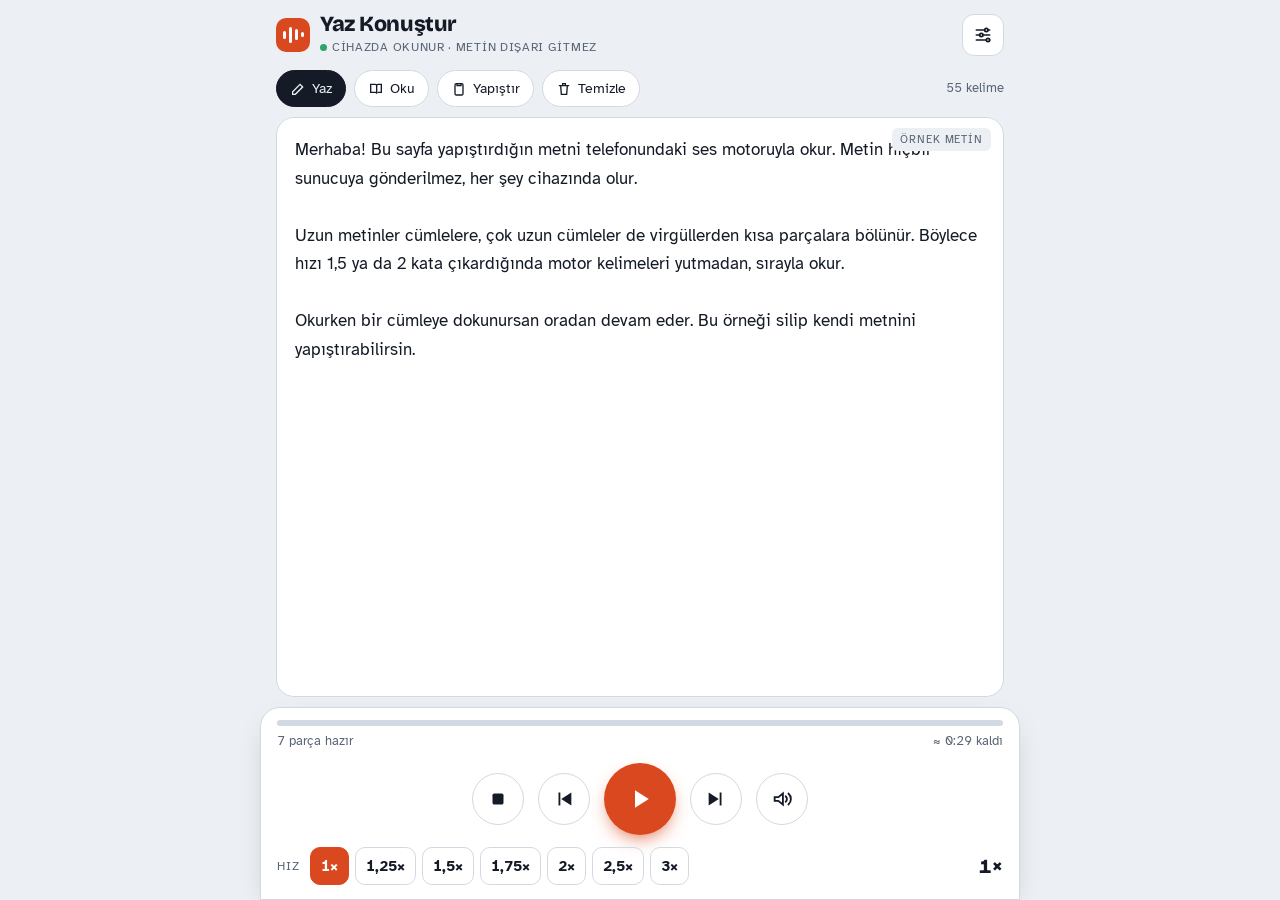
<file: yaz-konustur/ema/index.html>
<!doctype html>
<html lang="tr">
<head>
<meta charset="utf-8">
<meta name="viewport" content="width=device-width, initial-scale=1, viewport-fit=cover">
<meta name="theme-color" content="#D9481F">
<link rel="manifest" href="manifest.webmanifest">
<link rel="icon" href="icon-192.png">
<link rel="apple-touch-icon" href="icon-192.png">
<title>Yaz Konuştur EMA</title>
<meta name="claude:viewport-fit-sides" content="cover">
<link rel="preconnect" href="https://fonts.googleapis.com">
<link rel="stylesheet" href="https://fonts.googleapis.com/css2?family=Bricolage+Grotesque:opsz,wght@12..96,600;12..96,800&family=Atkinson+Hyperlegible:ital,wght@0,400;0,700;1,400&display=swap">
<style>
/* Layout: tek ekran uygulama. Üstte başlık, ortada kaydırılan metin/okuma alanı, altta sabit kontrol paneli. */
:root{
  --bg:#ECEFF4; --surface:#FFFFFF; --ink:#141B26; --muted:#5A6577; --line:#D3D9E3;
  --accent:#D9481F; --accent-ink:#FFFFFF; --hl:#FFE2D4; --hl-ink:#5C1B06; --done:#8A94A6;
  --shadow:0 10px 30px -12px rgba(20,27,38,.25);
  --f-display:"Bricolage Grotesque", ui-sans-serif, system-ui, sans-serif;
  --f-body:"Atkinson Hyperlegible", ui-sans-serif, system-ui, -apple-system, "Segoe UI", Roboto, sans-serif;
}
@media (prefers-color-scheme: dark){:root:not([data-theme="light"]){
  --bg:#0E131A; --surface:#161D27; --ink:#E7EBF1; --muted:#93A0B3; --line:#263142;
  --accent:#FF7447; --accent-ink:#1A0A03; --hl:#3B2016; --hl-ink:#FFD9C9; --done:#5F6B7E;
  --shadow:0 10px 30px -12px rgba(0,0,0,.6); color-scheme:dark;
}}
:root[data-theme="dark"]{
  --bg:#0E131A; --surface:#161D27; --ink:#E7EBF1; --muted:#93A0B3; --line:#263142;
  --accent:#FF7447; --accent-ink:#1A0A03; --hl:#3B2016; --hl-ink:#FFD9C9; --done:#5F6B7E;
  --shadow:0 10px 30px -12px rgba(0,0,0,.6); color-scheme:dark;
}
*{box-sizing:border-box}
[hidden]{display:none!important}
body{margin:0}
html,body{height:100%}
body{background:var(--bg);color:var(--ink);font-family:var(--f-body);font-size:16px;line-height:1.5;-webkit-tap-highlight-color:transparent}
button,select,input,textarea{font:inherit;color:inherit}
button{cursor:pointer}
:focus-visible{outline:2px solid var(--accent);outline-offset:2px}

.app{height:100%;display:flex;flex-direction:column;max-width:760px;margin:0 auto}
.pad{padding-left:max(16px, env(safe-area-inset-left, 0px));padding-right:max(16px, env(safe-area-inset-right, 0px))}

header{display:flex;align-items:center;gap:12px;padding-block:14px 10px}
.brand{display:flex;align-items:center;gap:10px;min-width:0;flex:1}
.mark{width:34px;height:34px;border-radius:10px;background:var(--accent);display:grid;place-items:center;flex:none}
.mark i{display:block;width:3px;border-radius:2px;background:var(--accent-ink);margin:0 1.5px}
.mark span{display:flex;align-items:center;height:18px}
h1{font-family:var(--f-display);font-weight:800;font-size:1.35rem;letter-spacing:-.02em;margin:0;line-height:1}
.badge{font-size:.72rem;letter-spacing:.06em;text-transform:uppercase;color:var(--muted);margin-top:3px;display:flex;align-items:center;gap:5px}
.badge::before{content:"";width:7px;height:7px;border-radius:50%;background:#2FA36B}
.iconbtn{width:42px;height:42px;border-radius:12px;border:1px solid var(--line);background:var(--surface);display:grid;place-items:center;flex:none}
.iconbtn svg{width:20px;height:20px}

main{flex:1;min-height:0;display:flex;flex-direction:column;gap:10px;padding-block:4px 10px}
.toolbar{display:flex;gap:8px;flex-wrap:wrap;align-items:center}
.chip{border:1px solid var(--line);background:var(--surface);border-radius:999px;padding:7px 13px;font-size:.88rem;display:inline-flex;align-items:center;gap:6px}
.chip svg{width:16px;height:16px}
.chip.on{background:var(--ink);color:var(--bg);border-color:var(--ink)}
.count{margin-left:auto;font-size:.8rem;color:var(--muted);font-variant-numeric:tabular-nums}

.sheet{flex:1;min-height:0;background:var(--surface);border:1px solid var(--line);border-radius:18px;position:relative;overflow:hidden}
textarea#text{width:100%;height:100%;border:0;resize:none;background:transparent;padding:18px;font-size:1.08rem;line-height:1.65;outline:none}
textarea#text::placeholder{color:var(--muted)}
#reader{height:100%;overflow-y:auto;padding:18px 18px 40px;font-size:1.12rem;line-height:1.75;overscroll-behavior:contain}
#reader p{margin:0 0 .9em;max-width:65ch}
.s{border-radius:6px;padding:1px 2px;margin:0 -2px;transition:background .2s,color .2s;cursor:pointer;-webkit-box-decoration-break:clone;box-decoration-break:clone}
.s.past{color:var(--done)}
.s.cur{background:var(--hl);color:var(--hl-ink)}
.example{position:absolute;right:12px;top:10px;font-size:.7rem;letter-spacing:.08em;text-transform:uppercase;color:var(--muted);background:var(--bg);padding:3px 8px;border-radius:6px}

.notice{font-size:.85rem;background:var(--hl);color:var(--hl-ink);border-radius:12px;padding:10px 12px}

/* Kontrol paneli */
.dock{background:var(--surface);border-top:1px solid var(--line);padding-block:12px calc(14px + env(safe-area-inset-bottom, 0px));display:flex;flex-direction:column;gap:12px;box-shadow:var(--shadow)}
@media (min-width:760px){.dock{border:1px solid var(--line);border-radius:20px 20px 0 0}}
.prog{display:flex;flex-direction:column;gap:6px}
.bar{height:6px;border-radius:3px;background:var(--line);overflow:hidden}
.bar i{display:block;height:100%;width:0;background:var(--accent);transition:width .3s}
.meta{display:flex;justify-content:space-between;font-size:.8rem;color:var(--muted);font-variant-numeric:tabular-nums}
.transport{display:flex;align-items:center;justify-content:center;gap:14px}
.tbtn{width:52px;height:52px;border-radius:50%;border:1px solid var(--line);background:transparent;display:grid;place-items:center}
.tbtn svg{width:22px;height:22px}
.play{width:72px;height:72px;border-radius:50%;border:0;background:var(--accent);color:var(--accent-ink);display:grid;place-items:center;box-shadow:0 8px 20px -8px var(--accent)}
.play svg{width:30px;height:30px}
.play .eq{display:none;align-items:flex-end;gap:3px;height:22px}
.play .eq i{width:4px;border-radius:2px;background:currentColor;animation:eq 1s ease-in-out infinite}
.play .eq i:nth-child(2){animation-delay:-.3s}.play .eq i:nth-child(3){animation-delay:-.6s}.play .eq i:nth-child(4){animation-delay:-.15s}
@keyframes eq{0%,100%{height:6px}50%{height:22px}}
.speed{display:flex;align-items:center;gap:10px}
.speed label{font-size:.75rem;letter-spacing:.08em;text-transform:uppercase;color:var(--muted);flex:none}
.rates{display:flex;gap:6px;overflow-x:auto;scrollbar-width:none;flex:1;min-width:0}
.rates::-webkit-scrollbar{display:none}
.rate{flex:none;border:1px solid var(--line);background:transparent;border-radius:10px;padding:7px 10px;font-variant-numeric:tabular-nums;font-size:.92rem;font-weight:700}
.rate.on{background:var(--accent);border-color:var(--accent);color:var(--accent-ink)}
.rateval{font-family:var(--f-display);font-weight:800;font-size:1.25rem;min-width:3.4ch;text-align:right;font-variant-numeric:tabular-nums;flex:none}

/* Ayarlar */
.overlay{position:fixed;inset:0;background:rgba(10,14,20,.45);z-index:20;display:flex;align-items:flex-end;justify-content:center}
.panel{background:var(--surface);width:100%;max-width:760px;max-height:88%;overflow-y:auto;border-radius:22px 22px 0 0;padding-block:8px calc(22px + env(safe-area-inset-bottom, 0px));display:flex;flex-direction:column;gap:18px}
.grab{width:42px;height:5px;border-radius:3px;background:var(--line);margin:4px auto 0}
.panel h2{font-family:var(--f-display);font-weight:800;font-size:1.2rem;margin:0;letter-spacing:-.01em}
.field{display:flex;flex-direction:column;gap:8px}
.field > span{font-size:.75rem;letter-spacing:.08em;text-transform:uppercase;color:var(--muted)}
select,input[type=number]{width:100%;padding:12px;border-radius:12px;border:1px solid var(--line);background:var(--bg)}
input[type=range]{width:100%;accent-color:var(--accent)}
.row{display:flex;align-items:center;justify-content:space-between;gap:12px}
.row small{color:var(--muted);display:block;font-size:.82rem}
.switch{position:relative;width:48px;height:28px;flex:none}
.switch input{position:absolute;opacity:0;inset:0;margin:0;cursor:pointer;z-index:1}
.switch b{position:absolute;inset:0;border-radius:14px;background:var(--line);transition:background .2s}
.switch b::after{content:"";position:absolute;left:3px;top:3px;width:22px;height:22px;border-radius:50%;background:var(--surface);transition:transform .2s;box-shadow:0 1px 3px rgba(0,0,0,.3)}
.switch input:checked + b{background:var(--accent)}
.switch input:checked + b::after{transform:translateX(20px)}
.switch input:focus-visible + b{outline:2px solid var(--accent);outline-offset:2px}
.seg{display:flex;border:1px solid var(--line);border-radius:12px;overflow:hidden}
.seg button{flex:1;border:0;background:transparent;padding:10px 6px;font-size:.9rem}
.seg button.on{background:var(--ink);color:var(--bg)}
.btn{border:0;border-radius:12px;padding:12px 16px;background:var(--ink);color:var(--bg);font-weight:700}
.help{font-size:.9rem;color:var(--muted);border-top:1px solid var(--line);padding-top:14px}
.help h3{font-size:.95rem;color:var(--ink);margin:0 0 6px}
.help ol{margin:0;padding-left:1.2em}
.help li{margin-bottom:4px}
.toast{position:fixed;left:50%;bottom:calc(210px + env(safe-area-inset-bottom, 0px));transform:translateX(-50%);background:var(--ink);color:var(--bg);padding:9px 14px;border-radius:10px;font-size:.88rem;z-index:30;max-width:calc(100% - 32px);text-align:center}
@media (prefers-reduced-motion: reduce){*{transition:none!important;animation:none!important}}
</style>
</head>
<body>

<div class="app">
  <header class="pad">
    <div class="brand">
      <div class="mark" aria-hidden="true"><span><i style="height:8px"></i><i style="height:16px"></i><i style="height:11px"></i><i style="height:5px"></i></span></div>
      <div>
        <h1>Yaz Konuştur</h1>
        <div class="badge">Cihazda okunur · metin dışarı gitmez</div>
      </div>
    </div>
    <button class="iconbtn" id="openSettings" aria-label="Ses ayarları">
      <svg viewBox="0 0 24 24" fill="none" stroke="currentColor" stroke-width="2" stroke-linecap="round"><path d="M4 6h10M18 6h2M4 12h4M12 12h8M4 18h12M20 18h0"/><circle cx="16" cy="6" r="2"/><circle cx="10" cy="12" r="2"/><circle cx="18" cy="18" r="2"/></svg>
    </button>
  </header>

  <main class="pad">
    <div class="toolbar">
      <button class="chip on" id="modeEdit"><svg viewBox="0 0 24 24" fill="none" stroke="currentColor" stroke-width="2" stroke-linecap="round"><path d="M4 20h4L19 9l-4-4L4 16z"/></svg>Yaz</button>
      <button class="chip" id="modeRead"><svg viewBox="0 0 24 24" fill="none" stroke="currentColor" stroke-width="2" stroke-linecap="round"><path d="M4 5h7a2 2 0 0 1 2 2v12a2 2 0 0 0-2-2H4zM20 5h-5a2 2 0 0 0-2 2"/><path d="M20 5v12h-5"/></svg>Oku</button>
      <button class="chip" id="pasteBtn"><svg viewBox="0 0 24 24" fill="none" stroke="currentColor" stroke-width="2" stroke-linecap="round"><rect x="6" y="4" width="12" height="17" rx="2"/><path d="M9 4h6v3H9z"/></svg>Yapıştır</button>
      <button class="chip" id="clearBtn"><svg viewBox="0 0 24 24" fill="none" stroke="currentColor" stroke-width="2" stroke-linecap="round"><path d="M5 7h14M10 7V4h4v3M7 7l1 13h8l1-13"/></svg>Temizle</button>
      <span class="count" id="count"></span>
    </div>
    <div class="notice" id="voiceNotice" hidden></div>
    <div class="sheet">
      <span class="example" id="exampleTag" hidden>Örnek metin</span>
      <textarea id="text" placeholder="Seslendirmek istediğin metni buraya yapıştır…" spellcheck="false"></textarea>
      <div id="reader" hidden></div>
    </div>
  </main>

  <section class="dock pad" aria-label="Oynatma">
    <div class="prog">
      <div class="bar"><i id="barFill"></i></div>
      <div class="meta"><span id="posTxt">Hazır</span><span id="remTxt"></span></div>
    </div>
    <div class="transport">
      <button class="tbtn" id="stopBtn" aria-label="Durdur ve başa dön"><svg viewBox="0 0 24 24" fill="currentColor"><rect x="6" y="6" width="12" height="12" rx="2"/></svg></button>
      <button class="tbtn" id="prevBtn" aria-label="Önceki cümle"><svg viewBox="0 0 24 24" fill="currentColor"><path d="M6 5h2v14H6zM20 5v14L9 12z"/></svg></button>
      <button class="play" id="playBtn" aria-label="Oynat">
        <svg id="icoPlay" viewBox="0 0 24 24" fill="currentColor"><path d="M8 5v14l11-7z"/></svg>
        <span class="eq" id="icoEq"><i></i><i></i><i></i><i></i></span>
      </button>
      <button class="tbtn" id="nextBtn" aria-label="Sonraki cümle"><svg viewBox="0 0 24 24" fill="currentColor"><path d="M16 5h2v14h-2zM4 5v14l11-7z"/></svg></button>
      <button class="tbtn" id="testBtn" aria-label="Sesi dene"><svg viewBox="0 0 24 24" fill="none" stroke="currentColor" stroke-width="2" stroke-linecap="round"><path d="M4 10v4h4l5 4V6L8 10zM16 9a4 4 0 0 1 0 6M19 6a8 8 0 0 1 0 12"/></svg></button>
    </div>
    <div class="speed">
      <label for="rateRange">Hız</label>
      <div class="rates" id="rates"></div>
      <span class="rateval" id="rateVal">1×</span>
    </div>
  </section>
</div>

<div class="overlay" id="overlay" hidden>
  <div class="panel pad" role="dialog" aria-modal="true" aria-labelledby="setTitle">
    <div class="grab"></div>
    <div class="row"><h2 id="setTitle">Ses ayarları</h2><button class="iconbtn" id="closeSettings" aria-label="Kapat"><svg viewBox="0 0 24 24" fill="none" stroke="currentColor" stroke-width="2" stroke-linecap="round"><path d="M6 6l12 12M18 6L6 18"/></svg></button></div>

    <div class="field"><span>Ses motoru</span>
      <div class="seg" id="engineSeg"><button data-v="system">Telefonun sesi</button><button data-v="ema">EMA yapay zekâ</button></div>
      <small id="emaInfo" style="color:var(--muted);font-size:.82rem">EMA cihazında çalışan Türkçe yapay zekâ sesidir. İlk seçimde bir kez yaklaşık 50 MB iner, sonra internetsiz çalışır.</small>
      <div class="bar" id="emaBar" hidden><i id="emaFill"></i></div>
    </div>
    <label class="field" id="voiceField"><span>Ses</span><select id="voiceSel"></select></label>
    <div class="row" id="trRow"><div>Sadece Türkçe sesler<small id="voiceCount"></small></div><label class="switch"><input type="checkbox" id="trOnly" checked><b></b></label></div>

    <label class="field"><span>Hız ince ayar · <b id="rateFine">1.00×</b></span><input type="range" id="rateRange" min="0.5" max="3" step="0.05" value="1"></label>
    <label class="field" id="pitchField"><span>Ton · <b id="pitchVal">1.00</b></span><input type="range" id="pitch" min="0.5" max="1.5" step="0.05" value="1"></label>

    <div class="field"><span>Parça uzunluğu</span>
      <div class="seg" id="chunkSeg"><button data-v="short">Kısa</button><button data-v="normal">Normal</button><button data-v="long">Uzun</button></div>
      <small style="color:var(--muted);font-size:.82rem">Metin cümlelere, uzun cümleler virgüllerden parçalara bölünür. Yüksek hızda kelime yutuluyorsa “Kısa” seç.</small>
    </div>
    <label class="field"><span>Cümle arası es · <b id="gapVal">0 ms</b></span><input type="range" id="gap" min="0" max="800" step="50" value="0"></label>
    <div class="row"><div>Ekranı açık tut<small>Ekran kapanınca Android okumayı kesebilir.</small></div><label class="switch"><input type="checkbox" id="wake" checked><b></b></label></div>

    <div class="help" id="helpBox">
      <h3>2× hızda kelimeler bozuluyorsa</h3>
      <p style="margin:0 0 8px">Sesleri telefonun TTS motoru üretir, bu sayfa yalnızca metni ona parça parça verir. Samsung TTS genelde yüksek hızda daha temiz okur. Değiştirmek için:</p>
      <ol>
        <li>Ayarlar › Genel yönetim › Dil ve klavye (ya da “Metin okuma”) › <b>Metin okuma çıktısı</b>.</li>
        <li><b>Tercih edilen motor</b>: Samsung metin okuma motoru.</li>
        <li>Motorun dişli simgesinden Türkçe ses verisini indir.</li>
        <li>Brave'i tamamen kapatıp yeniden aç. Sesler bu listede görünür.</li>
      </ol>
      <p style="margin:8px 0 0">Ses listesi boşsa Brave Kalkanları (aslan simgesi) bu sayfada parmak izi korumasını kapatman gerekebilir.</p>
    </div>
  </div>
</div>
<div class="toast" id="toast" hidden></div>

<script>
(function(){
  const $ = id => document.getElementById(id);
  const synth = window.speechSynthesis;
  const RATES = [1, 1.25, 1.5, 1.75, 2, 2.5, 3];
  const CHUNK_MAX = {short: 90, normal: 170, long: 280};
  const SAMPLE = "Merhaba! Bu sayfa yapıştırdığın metni telefonundaki ses motoruyla okur. Metin hiçbir sunucuya gönderilmez, her şey cihazında olur.\n\nUzun metinler cümlelere, çok uzun cümleler de virgüllerden kısa parçalara bölünür. Böylece hızı 1,5 ya da 2 kata çıkardığında motor kelimeleri yutmadan, sırayla okur.\n\nOkurken bir cümleye dokunursan oradan devam eder. Bu örneği silip kendi metnini yapıştırabilirsin.";

  const store = {
    get(k, d){ try{ const v = localStorage.getItem("yk_" + k); return v === null ? d : JSON.parse(v); }catch(e){ return d; } },
    set(k, v){ try{ localStorage.setItem("yk_" + k, JSON.stringify(v)); }catch(e){} }
  };

  const S = Object.assign({voiceURI:"", rate:1, pitch:1, trOnly:true, chunk:"short", gap:0, wake:true, engine:"ema"}, store.get("settings", {}));
  const saveS = () => store.set("settings", S);

  let chunks = [], cur = store.get("pos", 0), state = "idle"; // idle | playing | paused
  let token = 0, voices = [], keep = [], wakeLock = null, watchdog = null, textDirty = true;

  const ta = $("text"), reader = $("reader");
  const savedText = store.get("text", null);
  ta.value = savedText === null ? SAMPLE : savedText;
  $("exampleTag").hidden = ta.value !== SAMPLE;

  /* ---------- Metni parçalara bölme ---------- */
  const ABBR = /(?:\b(?:Dr|Prof|Doç|Av|Yrd|Sn|Bkz|bkz|vb|vs|örn|Örn|yy|St|Mr|Mrs|No|no|s|S|Cad|Sok|Mah|Apt|Tel|Ltd|Şti|A\.Ş|vd)\.)$/;
  function splitSentences(p){
    const out = []; let buf = "";
    const parts = p.split(/([.!?…]+["'”’»)]*\s+)/);
    for(let i = 0; i < parts.length; i += 2){
      buf += parts[i] + (parts[i+1] || "");
      const next = parts[i+2] || "";
      const endsAbbr = ABBR.test(buf.trim());
      const endsNum = /\d\.\s*$/.test(buf) && /^\d/.test(next);
      const lowerNext = /^[a-zçğıöşü]/.test(next) && !/[!?…]/.test(parts[i+1]);
      if(parts[i+1] && !endsAbbr && !endsNum && !lowerNext){ out.push(buf.trim()); buf = ""; }
    }
    if(buf.trim()) out.push(buf.trim());
    return out;
  }
  function splitLong(s, max){
    if(s.length <= max) return [s];
    const res = [];
    let rest = s;
    while(rest.length > max){
      const win = rest.slice(0, max);
      let cut = -1;
      for(const re of [/[;:]\s/g, /[,–—]\s/g, /\s(?:ve|ama|fakat|ancak|çünkü|veya|ya da|ki)\s/g, /\s/g]){
        let m, last = -1;
        re.lastIndex = 0;
        while((m = re.exec(win))){ if(m.index > max * 0.35) last = m.index + (m[0].trim().length && /^[;:,–—]/.test(m[0]) ? 1 : 0); }
        if(last > 0){ cut = last; break; }
      }
      if(cut <= 0) cut = max;
      res.push(rest.slice(0, cut).trim());
      rest = rest.slice(cut).trim();
    }
    if(rest) res.push(rest);
    return res;
  }
  function build(){
    const max = CHUNK_MAX[S.chunk] || 120;
    const paras = ta.value.replace(/\r/g, "").split(/\n\s*\n|\n(?=\s*[-•*\d])/).map(p => p.replace(/\s+/g, " ").trim()).filter(Boolean);
    chunks = [];
    paras.forEach((p, pi) => {
      splitSentences(p).forEach(s => splitLong(s, max).forEach(c => {
        // Sadece noktalama olan parçaları atla
        if(/[\p{L}\p{N}]/u.test(c)) chunks.push({text: c, para: pi});
      }));
    });
    if(cur >= chunks.length) cur = 0;
    renderReader();
    textDirty = false;
    updateProgress();
  }
  function renderReader(){
    reader.textContent = "";
    let p = null, lastPara = -1;
    chunks.forEach((c, i) => {
      if(c.para !== lastPara){ p = document.createElement("p"); reader.appendChild(p); lastPara = c.para; }
      const sp = document.createElement("span");
      sp.className = "s"; sp.dataset.i = i; sp.textContent = c.text;
      p.appendChild(sp); p.appendChild(document.createTextNode(" "));
    });
    if(!chunks.length){ const e = document.createElement("p"); e.style.color = "var(--muted)"; e.textContent = "Okunacak metin yok. “Yaz” sekmesine geçip metin yapıştır."; reader.appendChild(e); }
    paint();
  }
  function paint(){
    reader.querySelectorAll(".s").forEach(el => {
      const i = +el.dataset.i;
      el.classList.toggle("past", i < cur);
      el.classList.toggle("cur", i === cur && state !== "idle");
    });
  }
  function scrollToCur(){
    const el = reader.querySelector('.s[data-i="' + cur + '"]');
    if(!el) return;
    const r = el.getBoundingClientRect(), box = reader.getBoundingClientRect();
    if(r.top < box.top + 40 || r.bottom > box.bottom - 60){
      reader.scrollTo({top: reader.scrollTop + r.top - box.top - box.height * 0.3, behavior: matchMedia("(prefers-reduced-motion: reduce)").matches ? "auto" : "smooth"});
    }
  }

  /* ---------- Sesler ---------- */
  function loadVoices(){
    if(!synth) return;
    voices = synth.getVoices().slice();
    fillVoices();
  }
  function isTr(v){ return /^tr([-_]|$)/i.test(v.lang) || /turk|türk/i.test(v.name); }
  function fillVoices(){
    const sel = $("voiceSel");
    const list = (S.trOnly ? voices.filter(isTr) : voices).slice().sort((a, b) => (isTr(b) - isTr(a)) || a.lang.localeCompare(b.lang) || a.name.localeCompare(b.name));
    sel.textContent = "";
    const def = document.createElement("option");
    def.value = ""; def.textContent = "Sistem varsayılanı (Türkçe)";
    sel.appendChild(def);
    list.forEach(v => {
      const o = document.createElement("option");
      o.value = v.voiceURI;
      o.textContent = v.name + " · " + v.lang + (v.localService ? "" : " · çevrimiçi");
      sel.appendChild(o);
    });
    sel.value = list.some(v => v.voiceURI === S.voiceURI) ? S.voiceURI : "";
    const trCount = voices.filter(isTr).length;
    $("voiceCount").textContent = voices.length ? voices.length + " ses bulundu, " + trCount + " tanesi Türkçe" : "Henüz ses listesi gelmedi";
    const n = $("voiceNotice");
    if(S.engine === "ema"){ n.hidden = true; }
    else if(!synth){ n.hidden = false; n.textContent = "Bu tarayıcı konuşma sentezini desteklemiyor. Brave ya da Chrome'un güncel sürümünü dene."; }
    else if(!voices.length){ n.hidden = false; n.textContent = "Ses listesi alınamadı. Yine de varsayılan Türkçe sesle okumayı deneyebilirsin. Brave kullanıyorsan Kalkanlar menüsünden bu sayfa için parmak izi engellemeyi kapat."; }
    else n.hidden = true;
  }
  function currentVoice(){ return voices.find(v => v.voiceURI === S.voiceURI) || null; }

  /* ---------- Okuma ---------- */
  function estSec(fromIdx){
    let ch = 0;
    for(let i = fromIdx; i < chunks.length; i++) ch += chunks[i].text.length;
    return ch / (14 * S.rate) + (chunks.length - fromIdx) * (S.gap / 1000 + 0.15);
  }
  function fmt(s){ s = Math.max(0, Math.round(s)); const m = Math.floor(s / 60); return m + ":" + String(s % 60).padStart(2, "0"); }
  function updateProgress(){
    const n = chunks.length;
    const done = state === "idle" && cur === 0 ? 0 : cur;
    $("barFill").style.width = n ? (done / n * 100) + "%" : "0";
    $("posTxt").textContent = !n ? "Metin yok" : state === "idle" && cur === 0 ? n + " parça hazır" : "Parça " + Math.min(cur + 1, n) + " / " + n;
    $("remTxt").textContent = n ? "≈ " + fmt(estSec(cur)) + " kaldı" : "";
    const words = (ta.value.match(/[\p{L}\p{N}]+/gu) || []).length;
    $("count").textContent = words.toLocaleString("tr-TR") + " kelime";
  }
  function setState(s){
    state = s;
    const playing = s === "playing";
    $("icoPlay").style.display = playing ? "none" : "block";
    $("icoEq").style.display = playing ? "flex" : "none";
    $("playBtn").setAttribute("aria-label", playing ? "Duraklat" : "Oynat");
    if(playing) holdWake(); else dropWake();
    paint(); updateProgress();
  }

  /* ---------- EMA motoru (cihazda yapay zekâ sesi) ---------- */
  const EMA = { worker: null, state: "off", cache: new Map(), pending: new Map(), audio: new Audio(), req: 0, gen: 0, idx: -1, err: "" };
  EMA.audio.preload = "auto";
  const isEma = () => S.engine === "ema";
  function emaInit(){
    if(EMA.worker) return;
    EMA.state = "loading"; renderEngine();
    try{ EMA.worker = new Worker("ema-worker.js"); }catch(e){ EMA.state = "error"; EMA.err = String(e.message || e); renderEngine(); return; }
    EMA.worker.onmessage = e => {
      const m = e.data;
      if(m.type === "progress"){ $("emaBar").hidden = false; $("emaFill").style.width = Math.round(m.got / m.total * 100) + "%"; if(state === "playing") $("posTxt").textContent = "Model iniyor · %" + Math.round(m.got / m.total * 100); }
      else if(m.type === "ready"){ EMA.state = "ready"; renderEngine(); if(state === "playing") play(cur); }
      else if(m.type === "audio"){ const p = EMA.pending.get(m.id); if(p){ EMA.pending.delete(m.id); p.resolve(m); } }
      else if(m.type === "error"){
        if(m.id != null){ const p = EMA.pending.get(m.id); if(p){ EMA.pending.delete(m.id); p.reject(new Error(m.message)); } }
        else { EMA.state = "error"; EMA.err = m.message; renderEngine(); if(state === "playing"){ setState("paused"); toast("EMA yüklenemedi"); } }
      }
    };
    EMA.worker.onerror = e => { EMA.state = "error"; EMA.err = e.message || "Çalışan başlatılamadı"; renderEngine(); };
    EMA.worker.postMessage({ type: "init", base: new URL("model/", location.href).href });
  }
  function renderEngine(){
    $("engineSeg").querySelectorAll("button").forEach(b => b.classList.toggle("on", b.dataset.v === S.engine));
    const ema = isEma();
    $("voiceField").hidden = ema; $("trRow").hidden = ema; $("pitchField").hidden = ema; $("helpBox").hidden = ema;
    const info = $("emaInfo");
    if(!ema) info.textContent = "EMA cihazında çalışan Türkçe yapay zekâ sesidir. İlk seçimde bir kez yaklaşık 50 MB iner, sonra internetsiz çalışır.";
    else if(EMA.state === "loading") info.textContent = "Model hazırlanıyor. Bu sadece ilk seferde uzun sürer.";
    else if(EMA.state === "ready"){ info.textContent = "EMA hazır. Ses tamamen bu cihazda üretiliyor."; $("emaBar").hidden = true; }
    else if(EMA.state === "error") info.textContent = "EMA yüklenemedi: " + EMA.err + ". İnternet bağlantını kontrol edip sayfayı yenile.";
    if(ema) $("voiceNotice").hidden = true; else fillVoices();
  }
  function emaReset(){ // hız ya da metin değişince üretilmiş sesler geçersiz
    EMA.gen++; EMA.worker && EMA.worker.postMessage({ type: "gen", gen: EMA.gen });
    EMA.cache.forEach(p => p.then(u => URL.revokeObjectURL(u.url)).catch(() => {}));
    EMA.cache.clear(); EMA.idx = -1;
  }
  function wav(samples, rate, padSec){
    const pad = Math.round(padSec * rate), n = samples.length + pad;
    const buf = new ArrayBuffer(44 + n * 2), v = new DataView(buf);
    const w = (o, str) => { for(let i = 0; i < str.length; i++) v.setUint8(o + i, str.charCodeAt(i)); };
    w(0, "RIFF"); v.setUint32(4, 36 + n * 2, true); w(8, "WAVE"); w(12, "fmt "); v.setUint32(16, 16, true);
    v.setUint16(20, 1, true); v.setUint16(22, 1, true); v.setUint32(24, rate, true); v.setUint32(28, rate * 2, true);
    v.setUint16(32, 2, true); v.setUint16(34, 16, true); w(36, "data"); v.setUint32(40, n * 2, true);
    for(let i = 0; i < samples.length; i++){ const x = Math.max(-1, Math.min(1, samples[i])); v.setInt16(44 + i * 2, x < 0 ? x * 32768 : x * 32767, true); }
    return new Blob([buf], { type: "audio/wav" });
  }
  function emaGet(i){
    if(i < 0 || i >= chunks.length) return null;
    if(EMA.cache.has(i)) return EMA.cache.get(i);
    const id = ++EMA.req, text = chunks[i].text;
    const pr = new Promise((resolve, reject) => EMA.pending.set(id, { resolve, reject })).then(m => {
      // Ses oynatıcıda hızlandırıldığı için es de hızlanır; ayarlanan es gerçek süre olsun diye hızla çarpıyoruz
      const pause = (/[.!?…]["'”’»)]*$/.test(text) ? 0.25 : 0.12) + S.gap / 1000 * S.rate;
      if(m.stats) EMA.last = m.stats;
      return { url: URL.createObjectURL(wav(m.audio, 48000, pause)), stats: m.stats };
    });
    pr.catch(() => EMA.cache.delete(i));
    EMA.cache.set(i, pr);
    // Model hep normal hızda konuşur; hızlandırma oynatıcıda, perde korunarak yapılır
    EMA.worker.postMessage({ type: "synth", id, gen: EMA.gen, text, speed: 1, seed: 1000 + i });
    // eski sesleri bırak
    for(const k of [...EMA.cache.keys()]) if(k < i - 2 || k > i + 4){ EMA.cache.get(k).then(u => URL.revokeObjectURL(u.url)).catch(() => {}); EMA.cache.delete(k); }
    return pr;
  }
  function emaRate(){
    const a = EMA.audio;
    a.preservesPitch = true; a.mozPreservesPitch = true; a.webkitPreservesPitch = true;
    a.defaultPlaybackRate = S.rate; a.playbackRate = S.rate;
  }
  function emaSpeak(i, my){
    const a = EMA.audio;
    if(EMA.state !== "ready"){ emaInit(); $("posTxt").textContent = "Model hazırlanıyor…"; return; }
    if(!EMA.cache.has(i)) $("posTxt").textContent = "Ses hazırlanıyor…";
    emaGet(i).then(r => {
      if(my !== token || state !== "playing") return;
      EMA.idx = i;
      a.src = r.url; emaRate();
      a.onended = () => { if(my === token && state === "playing") speakAt(i + 1); };
      a.play().catch(err => { toast("Ses çalınamadı: " + err.message); setState("paused"); });
      updateProgress();
      emaGet(i + 1); emaGet(i + 2);
    }).catch(err => {
      if(err.message === "stale" || my !== token) return;
      toast("Bu parça üretilemedi, atlanıyor"); speakAt(i + 1);
    });
  }
  if("mediaSession" in navigator){
    try{
      navigator.mediaSession.metadata = new MediaMetadata({ title: "Yaz Konuştur", artist: "EMA · cihazda" });
      navigator.mediaSession.setActionHandler("play", () => play());
      navigator.mediaSession.setActionHandler("pause", () => pause());
      navigator.mediaSession.setActionHandler("nexttrack", () => jump(1));
      navigator.mediaSession.setActionHandler("previoustrack", () => jump(-1));
    }catch(e){}
  }
  function speakAt(i){
    clearTimeout(watchdog);
    if(i >= chunks.length){ cur = 0; store.set("pos", 0); setState("idle"); reader.scrollTop = 0; toast("Okuma bitti"); return; }
    if(i < 0) i = 0;
    cur = i; store.set("pos", cur);
    const my = ++token;
    if(isEma()){ paint(); updateProgress(); scrollToCur(); emaSpeak(i, my); return; }
    const c = chunks[i];
    const u = new SpeechSynthesisUtterance(c.text);
    const v = currentVoice();
    if(v){ u.voice = v; u.lang = v.lang; } else u.lang = "tr-TR";
    u.rate = S.rate; u.pitch = S.pitch; u.volume = 1;
    let advanced = false;
    const next = () => {
      if(advanced || my !== token || state !== "playing") return;
      advanced = true; clearTimeout(watchdog);
      if(S.gap) setTimeout(() => { if(my === token && state === "playing") speakAt(i + 1); }, S.gap);
      else speakAt(i + 1);
    };
    u.onend = next;
    u.onerror = e => { if(e.error === "interrupted" || e.error === "canceled") return; next(); };
    keep.push(u); if(keep.length > 6) keep.shift(); // GC olmasın diye referans tut (Chrome hatası)
    synth.speak(u);
    // Bazı Android sürümlerinde onend gelmeyebilir: tahmini sürenin çok üstüne çıkarsa ve motor susmuşsa ilerle
    const limit = (c.text.length / (8 * S.rate) + 4) * 1000;
    const check = () => { if(my !== token || state !== "playing") return; if(!synth.speaking && !synth.pending) next(); else watchdog = setTimeout(check, 1500); };
    watchdog = setTimeout(check, limit);
    paint(); updateProgress(); scrollToCur();
  }
  function play(from){
    if(!isEma() && !synth){ toast("Bu tarayıcıda konuşma sentezi yok"); return; }
    if(textDirty) build();
    if(!chunks.length){ toast("Önce bir metin yapıştır"); return; }
    showRead();
    const at = from === undefined ? cur : from;
    if(isEma()){
      const a = EMA.audio;
      // Duraklatılan parçaya kaldığı yerden devam et
      if(state === "paused" && at === EMA.idx && a.src && !a.ended && a.currentTime > 0){ token++; const my = token; setState("playing"); a.onended = () => { if(my === token && state === "playing") speakAt(at + 1); }; emaRate(); a.play().catch(() => {}); return; }
      a.pause();
      setState("playing"); speakAt(at); return;
    }
    token++; synth.cancel();
    setState("playing");
    setTimeout(() => { if(state === "playing") speakAt(at); }, 60); // cancel sonrası kısa bekleme, aksi halde ilk parça düşebiliyor
  }
  function pause(){
    if(isEma()){ token++; EMA.audio.pause(); setState("paused"); return; }
    // Android'de pause/resume güvenilir değil: iptal edip parçanın başından devam ediyoruz
    token++; clearTimeout(watchdog); synth && synth.cancel();
    setState("paused");
  }
  function stop(){
    token++; clearTimeout(watchdog); synth && synth.cancel();
    EMA.audio.pause(); EMA.idx = -1;
    cur = 0; store.set("pos", 0); setState("idle"); reader.scrollTop = 0;
  }
  function jump(d){
    if(textDirty) build();
    const n = Math.max(0, Math.min(chunks.length - 1, cur + d));
    if(state === "playing") play(n); else { cur = n; store.set("pos", cur); if(state === "idle") state = "paused"; setState(state); scrollToCur(); }
  }
  let restartT = null;
  function restartIfPlaying(){
    if(state !== "playing") return;
    clearTimeout(restartT);
    restartT = setTimeout(() => { if(isEma()){ EMA.idx = -1; EMA.audio.pause(); } play(cur); }, 250);
  }

  async function holdWake(){
    if(!S.wake || wakeLock || !("wakeLock" in navigator)) return;
    try{ wakeLock = await navigator.wakeLock.request("screen"); wakeLock.addEventListener("release", () => { wakeLock = null; }); }catch(e){}
  }
  function dropWake(){ try{ wakeLock && wakeLock.release(); }catch(e){} wakeLock = null; }
  document.addEventListener("visibilitychange", () => { if(document.visibilityState === "visible" && state === "playing") holdWake(); });

  /* ---------- Arayüz ---------- */
  let toastT;
  function toast(msg){ const t = $("toast"); t.textContent = msg; t.hidden = false; clearTimeout(toastT); toastT = setTimeout(() => t.hidden = true, 2200); }

  function showRead(){ if(textDirty) build(); ta.hidden = true; reader.hidden = false; $("modeRead").classList.add("on"); $("modeEdit").classList.remove("on"); $("exampleTag").hidden = true; scrollToCur(); }
  function showEdit(){ reader.hidden = true; ta.hidden = false; $("modeEdit").classList.add("on"); $("modeRead").classList.remove("on"); $("exampleTag").hidden = ta.value !== SAMPLE; }
  $("modeRead").onclick = showRead;
  $("modeEdit").onclick = () => { if(state === "playing") pause(); showEdit(); };

  let saveT;
  ta.addEventListener("input", () => {
    textDirty = true; cur = 0; store.set("pos", 0); emaReset();
    if(state !== "idle") stop();
    $("exampleTag").hidden = true;
    clearTimeout(saveT); saveT = setTimeout(() => store.set("text", ta.value), 400);
    updateProgress();
  });
  $("pasteBtn").onclick = async () => {
    try{
      const t = await navigator.clipboard.readText();
      if(t && t.trim()){ ta.value = t; ta.dispatchEvent(new Event("input")); showEdit(); toast("Metin yapıştırıldı"); return; }
      throw 0;
    }catch(e){
      showEdit(); if(ta.value === SAMPLE) ta.value = ""; ta.focus(); ta.select();
      toast("Metin kutusuna basılı tutup “Yapıştır”ı seç");
    }
  };
  $("clearBtn").onclick = () => { ta.value = ""; ta.dispatchEvent(new Event("input")); showEdit(); ta.focus(); };

  reader.addEventListener("click", e => {
    const s = e.target.closest(".s"); if(!s) return;
    play(+s.dataset.i);
  });

  $("playBtn").onclick = () => state === "playing" ? pause() : play();
  $("stopBtn").onclick = stop;
  $("prevBtn").onclick = () => jump(-1);
  $("nextBtn").onclick = () => jump(1);
  $("testBtn").onclick = () => {
    if(isEma()){
      if(EMA.state !== "ready"){ emaInit(); toast("Model hazırlanıyor"); return; }
      if(state === "playing") pause();
      const id = ++EMA.req;
      new Promise((resolve, reject) => EMA.pending.set(id, { resolve, reject })).then(m => {
        EMA.idx = -1; EMA.audio.src = URL.createObjectURL(wav(m.audio, 48000, 0)); emaRate(); EMA.audio.onended = null; EMA.audio.play().catch(() => {});
        toast("Üretim hızı: gerçek zamanın " + (1 / m.stats.rtf).toFixed(1) + " katı");
      }).catch(() => {});
      EMA.worker.postMessage({ type: "synth", id, gen: EMA.gen, text: "Merhaba, bu ses " + String(S.rate).replace(".", ",") + " kat hızda, tamamen telefonunda üretiliyor.", speed: 1, seed: 7 });
      return;
    }
    if(!synth) return;
    if(state === "playing") pause();
    token++; synth.cancel();
    setTimeout(() => {
      const u = new SpeechSynthesisUtterance("Merhaba, bu ses " + String(S.rate).replace(".", ",") + " kat hızda okuyor. Şimdi metnini dinleyebilirsin.");
      const v = currentVoice(); if(v){ u.voice = v; u.lang = v.lang; } else u.lang = "tr-TR";
      u.rate = S.rate; u.pitch = S.pitch; keep.push(u); synth.speak(u);
    }, 60);
  };

  // Hız
  const ratesEl = $("rates");
  RATES.forEach(r => {
    const b = document.createElement("button");
    b.className = "rate"; b.dataset.r = r; b.textContent = String(r).replace(".", ",") + "×";
    b.onclick = () => setRate(r);
    ratesEl.appendChild(b);
  });
  function setRate(r, quiet){
    S.rate = Math.round(r * 100) / 100; saveS();
    const label = String(S.rate).replace(".", ",") + "×";
    $("rateVal").textContent = label;
    $("rateFine").textContent = S.rate.toFixed(2) + "×";
    $("rateRange").value = S.rate;
    ratesEl.querySelectorAll(".rate").forEach(b => b.classList.toggle("on", +b.dataset.r === S.rate));
    updateProgress();
    if(!quiet){ if(isEma()) emaRate(); else restartIfPlaying(); }
  }
  $("rateRange").addEventListener("input", e => setRate(+e.target.value));

  // Ayarlar
  $("openSettings").onclick = () => { $("overlay").hidden = false; loadVoices(); };
  $("closeSettings").onclick = () => $("overlay").hidden = true;
  $("overlay").addEventListener("click", e => { if(e.target === $("overlay")) $("overlay").hidden = true; });
  document.addEventListener("keydown", e => {
    if(e.key === "Escape") $("overlay").hidden = true;
    if(e.key === " " && document.activeElement !== ta && !/SELECT|INPUT|BUTTON/.test(document.activeElement.tagName)){ e.preventDefault(); $("playBtn").click(); }
  });
  $("voiceSel").onchange = e => { S.voiceURI = e.target.value; saveS(); restartIfPlaying(); };
  $("trOnly").checked = S.trOnly;
  $("trOnly").onchange = e => { S.trOnly = e.target.checked; saveS(); fillVoices(); };
  $("pitch").value = S.pitch; $("pitchVal").textContent = (+S.pitch).toFixed(2);
  $("pitch").addEventListener("input", e => { S.pitch = +e.target.value; $("pitchVal").textContent = S.pitch.toFixed(2); saveS(); restartIfPlaying(); });
  $("gap").value = S.gap; $("gapVal").textContent = S.gap + " ms";
  $("gap").addEventListener("input", e => { S.gap = +e.target.value; $("gapVal").textContent = S.gap + " ms"; saveS(); emaReset(); updateProgress(); });
  $("wake").checked = S.wake;
  $("wake").onchange = e => { S.wake = e.target.checked; saveS(); if(!S.wake) dropWake(); else if(state === "playing") holdWake(); };
  function paintSeg(){ $("chunkSeg").querySelectorAll("button").forEach(b => b.classList.toggle("on", b.dataset.v === S.chunk)); }
  $("chunkSeg").addEventListener("click", e => {
    const b = e.target.closest("button"); if(!b) return;
    S.chunk = b.dataset.v; saveS(); paintSeg();
    const wasPlaying = state === "playing";
    // Mevcut konumu korumak için okunmuş karakter oranını kullan
    const ratio = chunks.length ? cur / chunks.length : 0;
    emaReset(); build(); cur = Math.floor(ratio * chunks.length);
    if(wasPlaying) play(cur); else { paint(); updateProgress(); }
  });

  $("engineSeg").addEventListener("click", e => {
    const b = e.target.closest("button"); if(!b) return;
    const was = state === "playing";
    if(was) pause();
    S.engine = b.dataset.v; saveS(); EMA.idx = -1;
    if(isEma()) emaInit();
    renderEngine();
  });

  /* ---------- Başlangıç ---------- */
  paintSeg();
  setRate(S.rate, true);
  if(synth){
    loadVoices();
    if("onvoiceschanged" in synth) synth.addEventListener("voiceschanged", loadVoices);
    // Android'de liste bazen geç gelir
    let tries = 0; const iv = setInterval(() => { tries++; if(voices.length || tries > 20) clearInterval(iv); else loadVoices(); }, 300);
  } else fillVoices();
  build();
  renderEngine();
  if(isEma()) emaInit();
  if(cur > 0) state = "paused";
  setState(state);
  window.addEventListener("pagehide", () => { synth && synth.cancel(); });
})();
</script>
<script>
if("serviceWorker" in navigator && (location.protocol==="https:"||location.hostname==="localhost")){
  navigator.serviceWorker.register("sw.js").then(function(){
    // Önbellek katmanı devreye girince çok çekirdekli mod için sayfayı bir kez yenile
    if(!self.crossOriginIsolated){
      var k="yk_coi_reload";
      var go=function(){ try{ if(sessionStorage.getItem(k)) return; sessionStorage.setItem(k,"1"); }catch(e){ return; } location.reload(); };
      if(navigator.serviceWorker.controller) go(); else navigator.serviceWorker.addEventListener("controllerchange", go);
    }
  }).catch(function(){});
}
</script>
</body>
</html>
</file>
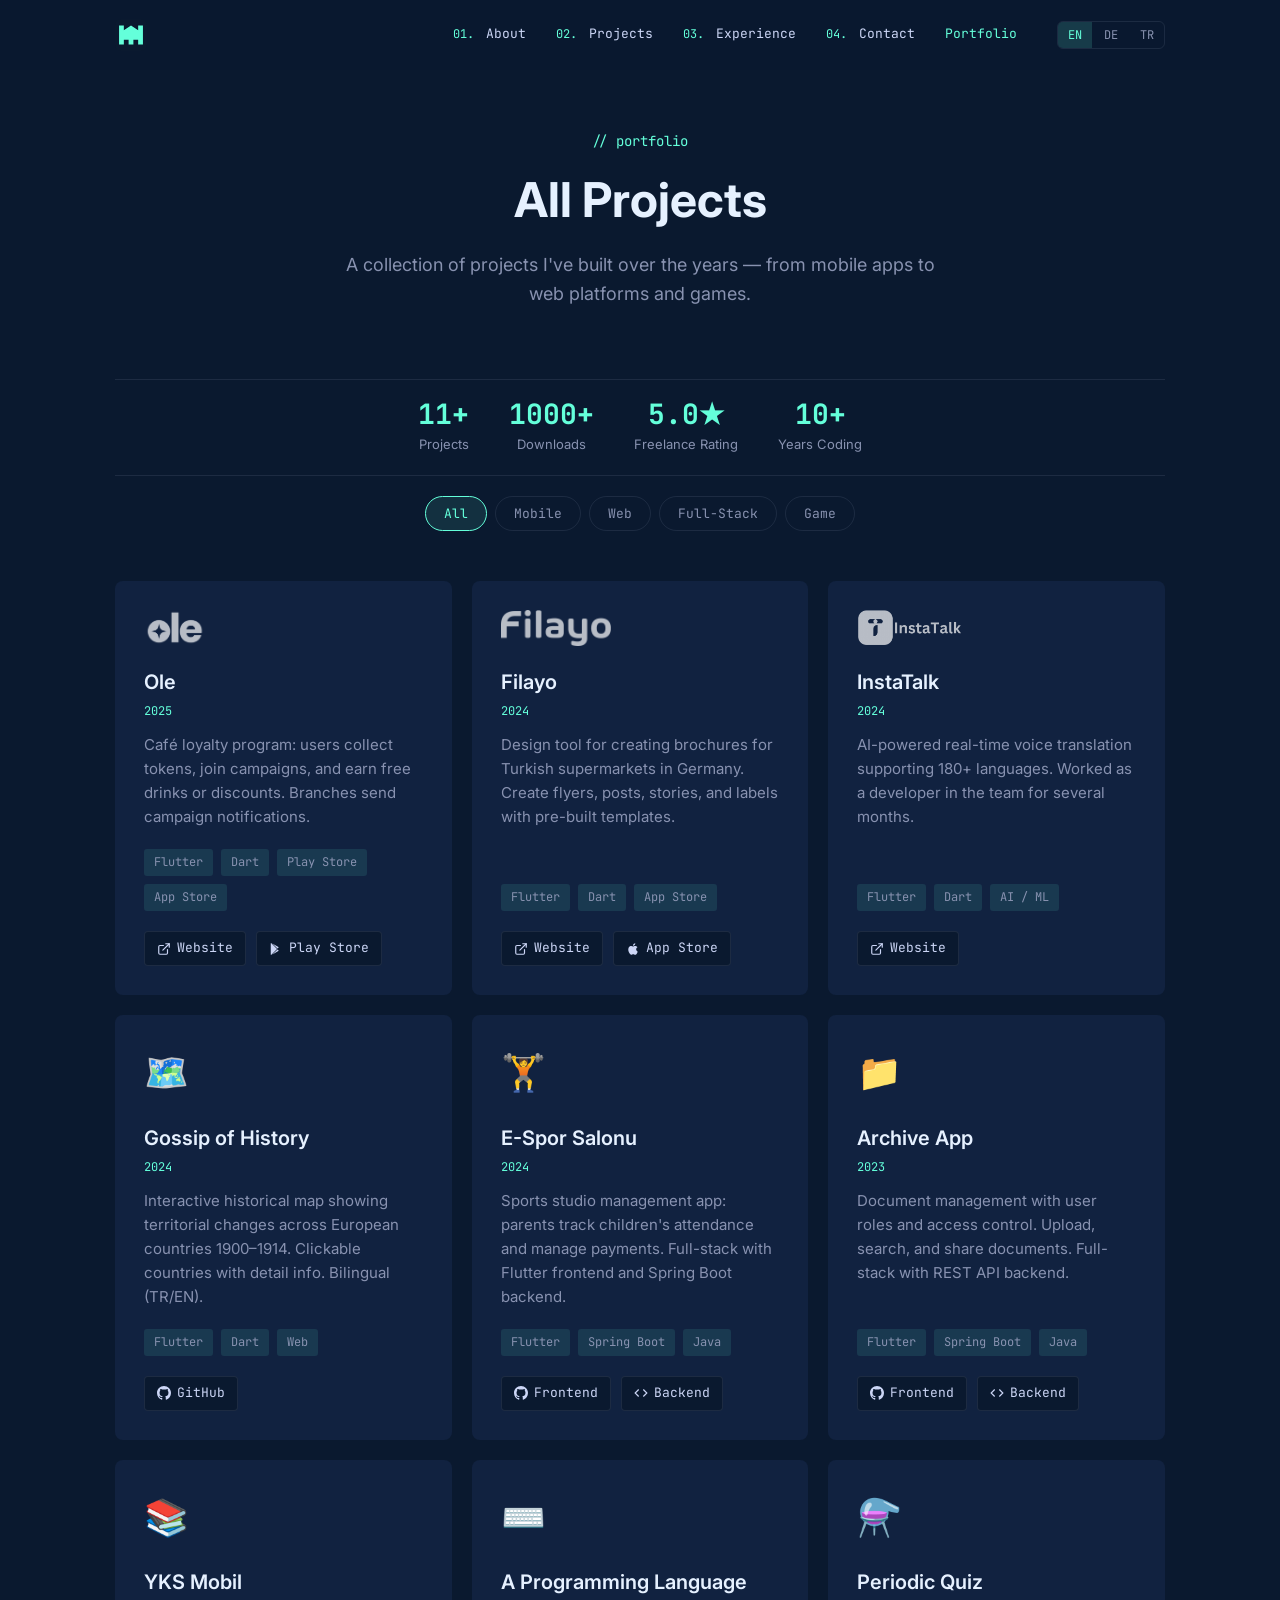
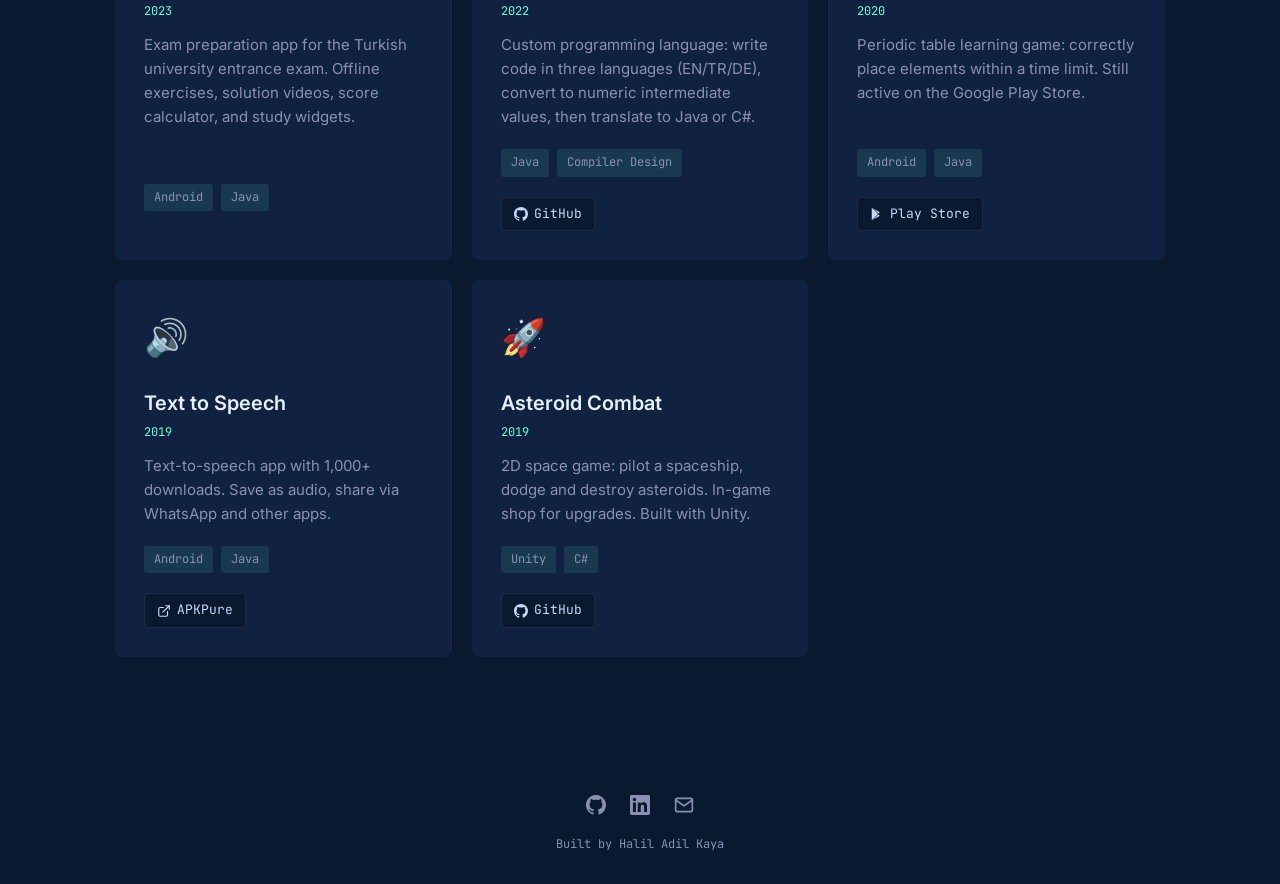
<file: portfolio.html>
<!DOCTYPE html>
<html lang="en">
<head>
    <meta charset="UTF-8">
    <meta name="viewport" content="width=device-width, initial-scale=1.0">
    <title>Portfolio — Halil Adil Kaya</title>
    <meta name="description" content="Project portfolio of Halil Adil Kaya — Mobile apps, web applications, and full-stack solutions.">
    <link rel="icon" type="image/svg+xml" href="assets/images/favicon.svg">
    <link rel="stylesheet" href="css/style.css">
</head>
<body>
    <nav class="nav" id="navbar">
        <div class="nav-inner">
            <a href="/" class="nav-logo" aria-label="Home">
                <img src="assets/images/favicon.svg" alt="HAKStudio Logo">
            </a>
            <div class="nav-links" id="navLinks">
                <a href="index.html#about"><span class="nav-num">01.</span> <span data-i18n="nav.about">About</span></a>
                <a href="index.html#projects"><span class="nav-num">02.</span> <span data-i18n="nav.projects">Projects</span></a>
                <a href="index.html#experience"><span class="nav-num">03.</span> <span data-i18n="nav.experience">Experience</span></a>
                <a href="index.html#contact"><span class="nav-num">04.</span> <span data-i18n="nav.contact">Contact</span></a>
                <a href="portfolio.html" style="color:var(--accent)"><span data-i18n="nav.portfolio">Portfolio</span></a>
                <div class="lang-switcher">
                    <button class="lang-btn active" data-lang="en">EN</button>
                    <button class="lang-btn" data-lang="de">DE</button>
                    <button class="lang-btn" data-lang="tr">TR</button>
                </div>
            </div>
            <button class="nav-toggle" id="navToggle" aria-label="Toggle menu"><span></span><span></span><span></span></button>
        </div>
    </nav>
    <div class="mobile-overlay" id="mobileOverlay"></div>
    <div class="mobile-menu" id="mobileMenu">
        <a href="index.html#about" class="mobile-nav-link"><span class="nav-num">01.</span><span data-i18n="nav.about">About</span></a>
        <a href="index.html#projects" class="mobile-nav-link"><span class="nav-num">02.</span><span data-i18n="nav.projects">Projects</span></a>
        <a href="index.html#experience" class="mobile-nav-link"><span class="nav-num">03.</span><span data-i18n="nav.experience">Experience</span></a>
        <a href="index.html#contact" class="mobile-nav-link"><span class="nav-num">04.</span><span data-i18n="nav.contact">Contact</span></a>
        <a href="portfolio.html" class="mobile-nav-link" style="color:var(--accent)"><span data-i18n="nav.portfolio">Portfolio</span></a>
        <div class="lang-switcher">
            <button class="lang-btn active" data-lang="en">EN</button>
            <button class="lang-btn" data-lang="de">DE</button>
            <button class="lang-btn" data-lang="tr">TR</button>
        </div>
    </div>

    <section class="portfolio-hero">
        <div class="container">
            <span class="section-label" data-i18n="portfolio.label">// portfolio</span>
            <h1 data-i18n="portfolio.heading">All Projects</h1>
            <p data-i18n="portfolio.subtitle">A collection of projects I've built over the years — from mobile apps to web platforms and games.</p>
        </div>
    </section>

    <section class="section" style="padding-top:0">
        <div class="container">
            <div class="stats-bar reveal">
                <div class="stat-item"><div class="stat-number">11+</div><div class="stat-label" data-i18n="about.stat_projects">Projects</div></div>
                <div class="stat-item"><div class="stat-number">1000+</div><div class="stat-label" data-i18n="about.stat_downloads">Downloads</div></div>
                <div class="stat-item"><div class="stat-number">5.0★</div><div class="stat-label" data-i18n="about.stat_rating">Freelance Rating</div></div>
                <div class="stat-item"><div class="stat-number">10+</div><div class="stat-label" data-i18n="portfolio.stat_years">Years Coding</div></div>
            </div>

            <div class="filter-bar reveal">
                <button class="filter-btn active" data-filter="all" data-i18n="filter.all">All</button>
                <button class="filter-btn" data-filter="mobile" data-i18n="filter.mobile">Mobile</button>
                <button class="filter-btn" data-filter="web" data-i18n="filter.web">Web</button>
                <button class="filter-btn" data-filter="backend" data-i18n="filter.backend">Full-Stack</button>
                <button class="filter-btn" data-filter="game" data-i18n="filter.game">Game</button>
            </div>

            <div class="projects-grid" id="projectsGrid">
                <!-- Ole -->
                <div class="project-card reveal" data-category="mobile">
                    <div class="project-card-top">
                        <img class="project-card-logo" src="assets/images/ole.png" alt="Ole logo">
                    </div>
                    <h3 class="project-card-title">Ole</h3>
                    <p class="project-card-year">2025</p>
                    <p class="project-card-desc" data-i18n="p.ole">Café loyalty program: users collect tokens, join campaigns, and earn free drinks or discounts. Branches send campaign notifications.</p>
                    <div class="project-card-tech"><span class="tech-tag">Flutter</span><span class="tech-tag">Dart</span><span class="tech-tag">Play Store</span><span class="tech-tag">App Store</span></div>
                    <div class="project-card-actions">
                        <a href="https://oletr.com" target="_blank" rel="noopener" class="project-btn"><svg class="icon-svg" viewBox="0 0 24 24" fill="none" stroke="currentColor" stroke-width="2" stroke-linecap="round" stroke-linejoin="round"><path d="M18 13v6a2 2 0 0 1-2 2H5a2 2 0 0 1-2-2V8a2 2 0 0 1 2-2h6"/><polyline points="15 3 21 3 21 9"/><line x1="10" y1="14" x2="21" y2="3"/></svg> Website</a>
                        <a href="https://play.google.com/store/apps/details?id=com.ole.ole_mobile_app" target="_blank" rel="noopener" class="project-btn"><svg class="icon-svg" viewBox="0 0 24 24" fill="currentColor"><path d="M3.609 1.814L13.792 12 3.61 22.186a.996.996 0 0 1-.61-.92V2.734a1 1 0 0 1 .609-.92zm10.89 10.893l2.302 2.302-10.937 6.333 8.635-8.635zM5.864 2.658L16.8 9.001l-2.302 2.302-8.635-8.645z"/></svg> Play Store</a>
                    </div>
                </div>
                <!-- Filayo -->
                <div class="project-card reveal" data-category="mobile">
                    <div class="project-card-top">
                        <img class="project-card-logo" src="assets/images/filayo.png" alt="Filayo logo">
                    </div>
                    <h3 class="project-card-title">Filayo</h3>
                    <p class="project-card-year">2024</p>
                    <p class="project-card-desc" data-i18n="p.filayo">Design tool for creating brochures for Turkish supermarkets in Germany. Create flyers, posts, stories, and labels with pre-built templates.</p>
                    <div class="project-card-tech"><span class="tech-tag">Flutter</span><span class="tech-tag">Dart</span><span class="tech-tag">App Store</span></div>
                    <div class="project-card-actions">
                        <a href="https://filayo.com" target="_blank" rel="noopener" class="project-btn"><svg class="icon-svg" viewBox="0 0 24 24" fill="none" stroke="currentColor" stroke-width="2" stroke-linecap="round" stroke-linejoin="round"><path d="M18 13v6a2 2 0 0 1-2 2H5a2 2 0 0 1-2-2V8a2 2 0 0 1 2-2h6"/><polyline points="15 3 21 3 21 9"/><line x1="10" y1="14" x2="21" y2="3"/></svg> Website</a>
                        <a href="https://apps.apple.com/tr/app/filayo/id6742742794" target="_blank" rel="noopener" class="project-btn"><svg class="icon-svg" viewBox="0 0 24 24" fill="currentColor"><path d="M18.71 19.5c-.83 1.24-1.71 2.45-3.05 2.47-1.34.03-1.77-.79-3.29-.79-1.53 0-2 .77-3.27.82-1.31.05-2.3-1.32-3.14-2.53C4.25 17 2.94 12.45 4.7 9.39c.87-1.52 2.43-2.48 4.12-2.51 1.28-.02 2.5.87 3.29.87.78 0 2.26-1.07 3.8-.91.65.03 2.47.26 3.64 1.98-.09.06-2.17 1.28-2.15 3.81.03 3.02 2.65 4.03 2.68 4.04-.03.07-.42 1.44-1.38 2.83M13 3.5c.73-.83 1.94-1.46 2.94-1.5.13 1.17-.34 2.35-1.04 3.19-.69.85-1.83 1.51-2.95 1.42-.15-1.15.41-2.35 1.05-3.11z"/></svg> App Store</a>
                    </div>
                </div>
                <!-- InstaTalk -->
                <div class="project-card reveal" data-category="mobile">
                    <div class="project-card-top">
                        <img class="project-card-logo" src="assets/images/instatalk.png" alt="InstaTalk logo">
                    </div>
                    <h3 class="project-card-title">InstaTalk</h3>
                    <p class="project-card-year">2024</p>
                    <p class="project-card-desc" data-i18n="p.instatalk">AI-powered real-time voice translation supporting 180+ languages. Worked as a developer in the team for several months.</p>
                    <div class="project-card-tech"><span class="tech-tag">Flutter</span><span class="tech-tag">Dart</span><span class="tech-tag">AI / ML</span></div>
                    <div class="project-card-actions">
                        <a href="https://web.archive.org/web/20241120203737/https://www.instatalk.app/" target="_blank" rel="noopener" class="project-btn"><svg class="icon-svg" viewBox="0 0 24 24" fill="none" stroke="currentColor" stroke-width="2" stroke-linecap="round" stroke-linejoin="round"><path d="M18 13v6a2 2 0 0 1-2 2H5a2 2 0 0 1-2-2V8a2 2 0 0 1 2-2h6"/><polyline points="15 3 21 3 21 9"/><line x1="10" y1="14" x2="21" y2="3"/></svg> Website</a>
                    </div>
                </div>
                <!-- Gossip of History -->
                <div class="project-card reveal" data-category="web">
                    <div class="project-card-top">
                        <span class="project-card-icon">🗺️</span>
                    </div>
                    <h3 class="project-card-title">Gossip of History</h3>
                    <p class="project-card-year">2024</p>
                    <p class="project-card-desc" data-i18n="p.gossip">Interactive historical map showing territorial changes across European countries 1900–1914. Clickable countries with detail info. Bilingual (TR/EN).</p>
                    <div class="project-card-tech"><span class="tech-tag">Flutter</span><span class="tech-tag">Dart</span><span class="tech-tag">Web</span></div>
                    <div class="project-card-actions">
                        <a href="https://github.com/gossipofhistory/gossip_of_history" target="_blank" rel="noopener" class="project-btn"><svg class="icon-svg" viewBox="0 0 24 24" fill="currentColor"><path d="M12 0c-6.626 0-12 5.373-12 12 0 5.302 3.438 9.8 8.207 11.387.599.111.793-.261.793-.577v-2.234c-3.338.726-4.033-1.416-4.033-1.416-.546-1.387-1.333-1.756-1.333-1.756-1.089-.745.083-.729.083-.729 1.205.084 1.839 1.237 1.839 1.237 1.07 1.834 2.807 1.304 3.492.997.107-.775.418-1.305.762-1.604-2.665-.305-5.467-1.334-5.467-5.931 0-1.311.469-2.381 1.236-3.221-.124-.303-.535-1.524.117-3.176 0 0 1.008-.322 3.301 1.23.957-.266 1.983-.399 3.003-.404 1.02.005 2.047.138 3.006.404 2.291-1.552 3.297-1.23 3.297-1.23.653 1.653.242 2.874.118 3.176.77.84 1.235 1.911 1.235 3.221 0 4.609-2.807 5.624-5.479 5.921.43.372.823 1.102.823 2.222v3.293c0 .319.192.694.801.576 4.765-1.589 8.199-6.086 8.199-11.386 0-6.627-5.373-12-12-12z"/></svg> GitHub</a>
                    </div>
                </div>
                <!-- E-Spor Salonu -->
                <div class="project-card reveal" data-category="backend">
                    <div class="project-card-top">
                        <span class="project-card-icon">🏋️</span>
                    </div>
                    <h3 class="project-card-title">E-Spor Salonu</h3>
                    <p class="project-card-year">2024</p>
                    <p class="project-card-desc" data-i18n="p.espor">Sports studio management app: parents track children's attendance and manage payments. Full-stack with Flutter frontend and Spring Boot backend.</p>
                    <div class="project-card-tech"><span class="tech-tag">Flutter</span><span class="tech-tag">Spring Boot</span><span class="tech-tag">Java</span></div>
                    <div class="project-card-actions">
                        <a href="https://github.com/hakstudio/e_spor_salonu" target="_blank" rel="noopener" class="project-btn"><svg class="icon-svg" viewBox="0 0 24 24" fill="currentColor"><path d="M12 0c-6.626 0-12 5.373-12 12 0 5.302 3.438 9.8 8.207 11.387.599.111.793-.261.793-.577v-2.234c-3.338.726-4.033-1.416-4.033-1.416-.546-1.387-1.333-1.756-1.333-1.756-1.089-.745.083-.729.083-.729 1.205.084 1.839 1.237 1.839 1.237 1.07 1.834 2.807 1.304 3.492.997.107-.775.418-1.305.762-1.604-2.665-.305-5.467-1.334-5.467-5.931 0-1.311.469-2.381 1.236-3.221-.124-.303-.535-1.524.117-3.176 0 0 1.008-.322 3.301 1.23.957-.266 1.983-.399 3.003-.404 1.02.005 2.047.138 3.006.404 2.291-1.552 3.297-1.23 3.297-1.23.653 1.653.242 2.874.118 3.176.77.84 1.235 1.911 1.235 3.221 0 4.609-2.807 5.624-5.479 5.921.43.372.823 1.102.823 2.222v3.293c0 .319.192.694.801.576 4.765-1.589 8.199-6.086 8.199-11.386 0-6.627-5.373-12-12-12z"/></svg> Frontend</a>
                        <a href="https://github.com/hakstudio/esporsalonu" target="_blank" rel="noopener" class="project-btn"><svg class="icon-svg" viewBox="0 0 24 24" fill="none" stroke="currentColor" stroke-width="2"><polyline points="16 18 22 12 16 6"/><polyline points="8 6 2 12 8 18"/></svg> Backend</a>
                    </div>
                </div>
                <!-- Archive App -->
                <div class="project-card reveal" data-category="backend">
                    <div class="project-card-top">
                        <span class="project-card-icon">📁</span>
                    </div>
                    <h3 class="project-card-title">Archive App</h3>
                    <p class="project-card-year">2023</p>
                    <p class="project-card-desc" data-i18n="p.archive">Document management with user roles and access control. Upload, search, and share documents. Full-stack with REST API backend.</p>
                    <div class="project-card-tech"><span class="tech-tag">Flutter</span><span class="tech-tag">Spring Boot</span><span class="tech-tag">Java</span></div>
                    <div class="project-card-actions">
                        <a href="https://github.com/hakstudio/archive_app" target="_blank" rel="noopener" class="project-btn"><svg class="icon-svg" viewBox="0 0 24 24" fill="currentColor"><path d="M12 0c-6.626 0-12 5.373-12 12 0 5.302 3.438 9.8 8.207 11.387.599.111.793-.261.793-.577v-2.234c-3.338.726-4.033-1.416-4.033-1.416-.546-1.387-1.333-1.756-1.333-1.756-1.089-.745.083-.729.083-.729 1.205.084 1.839 1.237 1.839 1.237 1.07 1.834 2.807 1.304 3.492.997.107-.775.418-1.305.762-1.604-2.665-.305-5.467-1.334-5.467-5.931 0-1.311.469-2.381 1.236-3.221-.124-.303-.535-1.524.117-3.176 0 0 1.008-.322 3.301 1.23.957-.266 1.983-.399 3.003-.404 1.02.005 2.047.138 3.006.404 2.291-1.552 3.297-1.23 3.297-1.23.653 1.653.242 2.874.118 3.176.77.84 1.235 1.911 1.235 3.221 0 4.609-2.807 5.624-5.479 5.921.43.372.823 1.102.823 2.222v3.293c0 .319.192.694.801.576 4.765-1.589 8.199-6.086 8.199-11.386 0-6.627-5.373-12-12-12z"/></svg> Frontend</a>
                        <a href="https://github.com/hakstudio/archiveapp" target="_blank" rel="noopener" class="project-btn"><svg class="icon-svg" viewBox="0 0 24 24" fill="none" stroke="currentColor" stroke-width="2"><polyline points="16 18 22 12 16 6"/><polyline points="8 6 2 12 8 18"/></svg> Backend</a>
                    </div>
                </div>
                <!-- YKS Mobil -->
                <div class="project-card reveal" data-category="mobile">
                    <div class="project-card-top">
                        <span class="project-card-icon">📚</span>
                    </div>
                    <h3 class="project-card-title">YKS Mobil</h3>
                    <p class="project-card-year">2023</p>
                    <p class="project-card-desc" data-i18n="p.yks">Exam preparation app for the Turkish university entrance exam. Offline exercises, solution videos, score calculator, and study widgets.</p>
                    <div class="project-card-tech"><span class="tech-tag">Android</span><span class="tech-tag">Java</span></div>
                    <div class="project-card-actions">
                        <!-- No links available -->
                    </div>
                </div>
                <!-- A Programming Language -->
                <div class="project-card reveal" data-category="web">
                    <div class="project-card-top">
                        <span class="project-card-icon">⌨️</span>
                    </div>
                    <h3 class="project-card-title">A Programming Language</h3>
                    <p class="project-card-year">2022</p>
                    <p class="project-card-desc" data-i18n="p.aplang">Custom programming language: write code in three languages (EN/TR/DE), convert to numeric intermediate values, then translate to Java or C#.</p>
                    <div class="project-card-tech"><span class="tech-tag">Java</span><span class="tech-tag">Compiler Design</span></div>
                    <div class="project-card-actions">
                        <a href="https://github.com/hakstudio/A" target="_blank" rel="noopener" class="project-btn"><svg class="icon-svg" viewBox="0 0 24 24" fill="currentColor"><path d="M12 0c-6.626 0-12 5.373-12 12 0 5.302 3.438 9.8 8.207 11.387.599.111.793-.261.793-.577v-2.234c-3.338.726-4.033-1.416-4.033-1.416-.546-1.387-1.333-1.756-1.333-1.756-1.089-.745.083-.729.083-.729 1.205.084 1.839 1.237 1.839 1.237 1.07 1.834 2.807 1.304 3.492.997.107-.775.418-1.305.762-1.604-2.665-.305-5.467-1.334-5.467-5.931 0-1.311.469-2.381 1.236-3.221-.124-.303-.535-1.524.117-3.176 0 0 1.008-.322 3.301 1.23.957-.266 1.983-.399 3.003-.404 1.02.005 2.047.138 3.006.404 2.291-1.552 3.297-1.23 3.297-1.23.653 1.653.242 2.874.118 3.176.77.84 1.235 1.911 1.235 3.221 0 4.609-2.807 5.624-5.479 5.921.43.372.823 1.102.823 2.222v3.293c0 .319.192.694.801.576 4.765-1.589 8.199-6.086 8.199-11.386 0-6.627-5.373-12-12-12z"/></svg> GitHub</a>
                    </div>
                </div>
                <!-- Periodic Quiz -->
                <div class="project-card reveal" data-category="mobile game">
                    <div class="project-card-top">
                        <span class="project-card-icon">⚗️</span>
                    </div>
                    <h3 class="project-card-title">Periodic Quiz</h3>
                    <p class="project-card-year">2020</p>
                    <p class="project-card-desc" data-i18n="p.periodic">Periodic table learning game: correctly place elements within a time limit. Still active on the Google Play Store.</p>
                    <div class="project-card-tech"><span class="tech-tag">Android</span><span class="tech-tag">Java</span></div>
                    <div class="project-card-actions">
                        <a href="https://play.google.com/store/apps/details?id=com.hakstudio.periyodikyarisma" target="_blank" rel="noopener" class="project-btn"><svg class="icon-svg" viewBox="0 0 24 24" fill="currentColor"><path d="M3.609 1.814L13.792 12 3.61 22.186a.996.996 0 0 1-.61-.92V2.734a1 1 0 0 1 .609-.92zm10.89 10.893l2.302 2.302-10.937 6.333 8.635-8.635zM5.864 2.658L16.8 9.001l-2.302 2.302-8.635-8.645z"/></svg> Play Store</a>
                    </div>
                </div>
                <!-- Text to Speech -->
                <div class="project-card reveal" data-category="mobile">
                    <div class="project-card-top">
                        <span class="project-card-icon">🔊</span>
                    </div>
                    <h3 class="project-card-title">Text to Speech</h3>
                    <p class="project-card-year">2019</p>
                    <p class="project-card-desc" data-i18n="p.tts">Text-to-speech app with 1,000+ downloads. Save as audio, share via WhatsApp and other apps.</p>
                    <div class="project-card-tech"><span class="tech-tag">Android</span><span class="tech-tag">Java</span></div>
                    <div class="project-card-actions">
                        <a href="https://apkpure.com/tr/text-to-speech-2022/com.hakstudio.yazkonustur" target="_blank" rel="noopener" class="project-btn"><svg class="icon-svg" viewBox="0 0 24 24" fill="none" stroke="currentColor" stroke-width="2" stroke-linecap="round" stroke-linejoin="round"><path d="M18 13v6a2 2 0 0 1-2 2H5a2 2 0 0 1-2-2V8a2 2 0 0 1 2-2h6"/><polyline points="15 3 21 3 21 9"/><line x1="10" y1="14" x2="21" y2="3"/></svg> APKPure</a>
                    </div>
                </div>
                <!-- Asteroid Combat -->
                <div class="project-card reveal" data-category="game">
                    <div class="project-card-top">
                        <span class="project-card-icon">🚀</span>
                    </div>
                    <h3 class="project-card-title">Asteroid Combat</h3>
                    <p class="project-card-year">2019</p>
                    <p class="project-card-desc" data-i18n="p.asteroid">2D space game: pilot a spaceship, dodge and destroy asteroids. In-game shop for upgrades. Built with Unity.</p>
                    <div class="project-card-tech"><span class="tech-tag">Unity</span><span class="tech-tag">C#</span></div>
                    <div class="project-card-actions">
                        <a href="https://github.com/hakstudio/AsteroidCombat" target="_blank" rel="noopener" class="project-btn"><svg class="icon-svg" viewBox="0 0 24 24" fill="currentColor"><path d="M12 0c-6.626 0-12 5.373-12 12 0 5.302 3.438 9.8 8.207 11.387.599.111.793-.261.793-.577v-2.234c-3.338.726-4.033-1.416-4.033-1.416-.546-1.387-1.333-1.756-1.333-1.756-1.089-.745.083-.729.083-.729 1.205.084 1.839 1.237 1.839 1.237 1.07 1.834 2.807 1.304 3.492.997.107-.775.418-1.305.762-1.604-2.665-.305-5.467-1.334-5.467-5.931 0-1.311.469-2.381 1.236-3.221-.124-.303-.535-1.524.117-3.176 0 0 1.008-.322 3.301 1.23.957-.266 1.983-.399 3.003-.404 1.02.005 2.047.138 3.006.404 2.291-1.552 3.297-1.23 3.297-1.23.653 1.653.242 2.874.118 3.176.77.84 1.235 1.911 1.235 3.221 0 4.609-2.807 5.624-5.479 5.921.43.372.823 1.102.823 2.222v3.293c0 .319.192.694.801.576 4.765-1.589 8.199-6.086 8.199-11.386 0-6.627-5.373-12-12-12z"/></svg> GitHub</a>
                    </div>
                </div>
            </div>
        </div>
    </section>

    <footer class="footer">
        <div class="footer-socials">
            <a href="https://github.com/hakstudio" target="_blank" rel="noopener" aria-label="GitHub">
                <svg class="icon-svg" xmlns="http://www.w3.org/2000/svg" viewBox="0 0 24 24" fill="currentColor"><path d="M12 0c-6.626 0-12 5.373-12 12 0 5.302 3.438 9.8 8.207 11.387.599.111.793-.261.793-.577v-2.234c-3.338.726-4.033-1.416-4.033-1.416-.546-1.387-1.333-1.756-1.333-1.756-1.089-.745.083-.729.083-.729 1.205.084 1.839 1.237 1.839 1.237 1.07 1.834 2.807 1.304 3.492.997.107-.775.418-1.305.762-1.604-2.665-.305-5.467-1.334-5.467-5.931 0-1.311.469-2.381 1.236-3.221-.124-.303-.535-1.524.117-3.176 0 0 1.008-.322 3.301 1.23.957-.266 1.983-.399 3.003-.404 1.02.005 2.047.138 3.006.404 2.291-1.552 3.297-1.23 3.297-1.23.653 1.653.242 2.874.118 3.176.77.84 1.235 1.911 1.235 3.221 0 4.609-2.807 5.624-5.479 5.921.43.372.823 1.102.823 2.222v3.293c0 .319.192.694.801.576 4.765-1.589 8.199-6.086 8.199-11.386 0-6.627-5.373-12-12-12z"/></svg>
            </a>
            <a href="https://linkedin.com/in/haliladilkaya" target="_blank" rel="noopener" aria-label="LinkedIn">
                <svg class="icon-svg" xmlns="http://www.w3.org/2000/svg" viewBox="0 0 24 24" fill="currentColor"><path d="M20.447 20.452h-3.554v-5.569c0-1.328-.027-3.037-1.852-3.037-1.853 0-2.136 1.445-2.136 2.939v5.667H9.351V9h3.414v1.561h.046c.477-.9 1.637-1.85 3.37-1.85 3.601 0 4.267 2.37 4.267 5.455v6.286zM5.337 7.433c-1.144 0-2.063-.926-2.063-2.065 0-1.138.92-2.063 2.063-2.063 1.14 0 2.064.925 2.064 2.063 0 1.139-.925 2.065-2.064 2.065zm1.782 13.019H3.555V9h3.564v11.452zM22.225 0H1.771C.792 0 0 .774 0 1.729v20.542C0 23.227.792 24 1.771 24h20.451C23.2 24 24 23.227 24 22.271V1.729C24 .774 23.2 0 22.222 0h.003z"/></svg>
            </a>
            <a href="mailto:haliladilkaya@gmail.com" aria-label="Email">
                <svg class="icon-svg" xmlns="http://www.w3.org/2000/svg" viewBox="0 0 24 24" fill="none" stroke="currentColor" stroke-width="2" stroke-linecap="round" stroke-linejoin="round"><path d="M4 4h16c1.1 0 2 .9 2 2v12c0 1.1-.9 2-2 2H4c-1.1 0-2-.9-2-2V6c0-1.1.9-2 2-2z"></path><polyline points="22,6 12,13 2,6"></polyline></svg>
            </a>
        </div>
        <p class="footer-text"><span data-i18n="footer.built">Built by</span> Halil Adil Kaya</p>
    </footer>
    <script src="js/i18n.js"></script>
    <script src="js/main.js"></script>
</body>
</html>
</file>
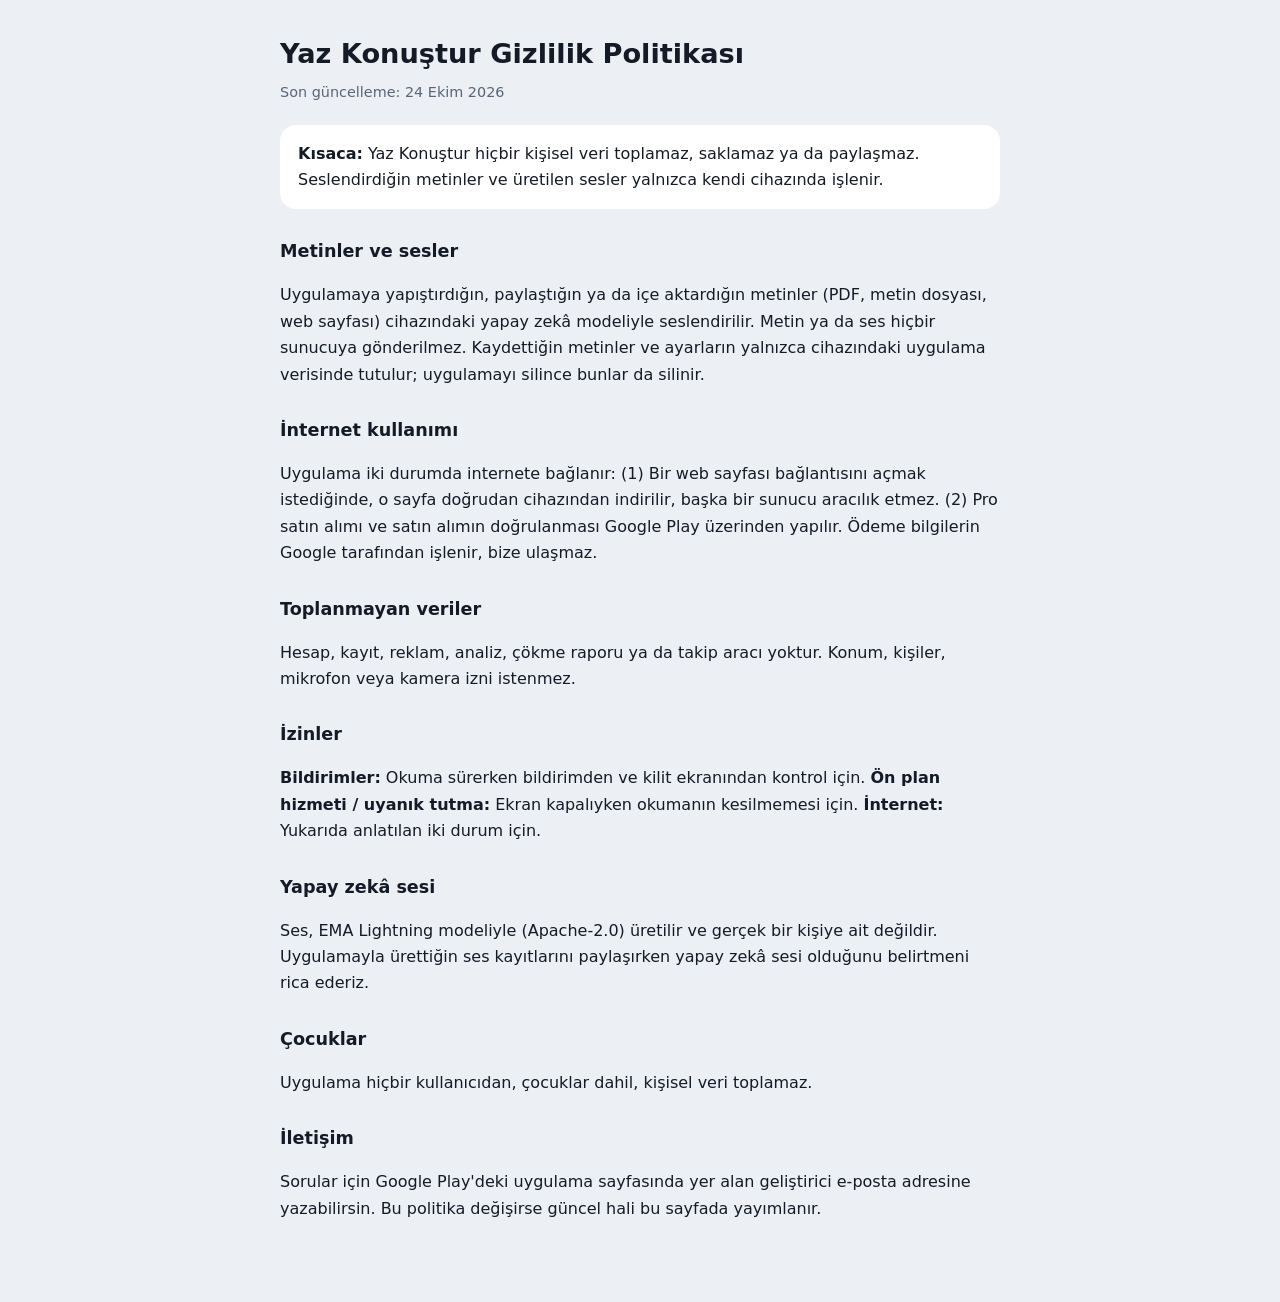
<file: yaz-konustur/gizlilik.html>
<!doctype html>
<html lang="tr">
<head>
<meta charset="utf-8">
<meta name="viewport" content="width=device-width, initial-scale=1">
<title>Yaz Konuştur · Gizlilik Politikası</title>
<style>
:root{--bg:#ECEFF4;--ink:#141B26;--muted:#5A6577;--accent:#D9481F;--surface:#fff}
@media (prefers-color-scheme:dark){:root{--bg:#0E131A;--ink:#E7EBF1;--muted:#93A0B3;--accent:#FF7447;--surface:#161D27}}
body{margin:0;background:var(--bg);color:var(--ink);font:16px/1.65 system-ui,-apple-system,"Segoe UI",Roboto,sans-serif}
main{max-width:720px;margin:0 auto;padding:32px 16px 64px}
h1{font-size:1.7rem;margin:0 0 4px}h2{font-size:1.1rem;margin:28px 0 6px}
.d{color:var(--muted);font-size:.9rem}a{color:var(--accent)}
.card{background:var(--surface);border-radius:16px;padding:16px 18px;margin-top:20px}
</style>
</head>
<body><main>
<h1>Yaz Konuştur Gizlilik Politikası</h1>
<div class="d">Son güncelleme: 24 Ekim 2026</div>
<div class="card"><b>Kısaca:</b> Yaz Konuştur hiçbir kişisel veri toplamaz, saklamaz ya da paylaşmaz. Seslendirdiğin metinler ve üretilen sesler yalnızca kendi cihazında işlenir.</div>

<h2>Metinler ve sesler</h2>
<p>Uygulamaya yapıştırdığın, paylaştığın ya da içe aktardığın metinler (PDF, metin dosyası, web sayfası) cihazındaki yapay zekâ modeliyle seslendirilir. Metin ya da ses hiçbir sunucuya gönderilmez. Kaydettiğin metinler ve ayarların yalnızca cihazındaki uygulama verisinde tutulur; uygulamayı silince bunlar da silinir.</p>

<h2>İnternet kullanımı</h2>
<p>Uygulama iki durumda internete bağlanır: (1) Bir web sayfası bağlantısını açmak istediğinde, o sayfa doğrudan cihazından indirilir, başka bir sunucu aracılık etmez. (2) Pro satın alımı ve satın alımın doğrulanması Google Play üzerinden yapılır. Ödeme bilgilerin Google tarafından işlenir, bize ulaşmaz.</p>

<h2>Toplanmayan veriler</h2>
<p>Hesap, kayıt, reklam, analiz, çökme raporu ya da takip aracı yoktur. Konum, kişiler, mikrofon veya kamera izni istenmez.</p>

<h2>İzinler</h2>
<p><b>Bildirimler:</b> Okuma sürerken bildirimden ve kilit ekranından kontrol için. <b>Ön plan hizmeti / uyanık tutma:</b> Ekran kapalıyken okumanın kesilmemesi için. <b>İnternet:</b> Yukarıda anlatılan iki durum için.</p>

<h2>Yapay zekâ sesi</h2>
<p>Ses, EMA Lightning modeliyle (Apache-2.0) üretilir ve gerçek bir kişiye ait değildir. Uygulamayla ürettiğin ses kayıtlarını paylaşırken yapay zekâ sesi olduğunu belirtmeni rica ederiz.</p>

<h2>Çocuklar</h2>
<p>Uygulama hiçbir kullanıcıdan, çocuklar dahil, kişisel veri toplamaz.</p>

<h2>İletişim</h2>
<p>Sorular için Google Play'deki uygulama sayfasında yer alan geliştirici e-posta adresine yazabilirsin. Bu politika değişirse güncel hali bu sayfada yayımlanır.</p>
</main></body></html>
</file>
<file: css/style.css>
/* ========================================
   HAK — Personal Website Design System
   ======================================== */

/* --- Google Fonts --- */
@import url('https://fonts.googleapis.com/css2?family=Inter:wght@300;400;500;600;700&family=JetBrains+Mono:wght@400;500;700&display=swap');

/* --- CSS Custom Properties --- */
:root {
  /* Colors */
  --bg-primary: #0a192f;
  --bg-secondary: #112240;
  --bg-tertiary: #1d3461;
  --text-primary: #ccd6f6;
  --text-secondary: #8892b0;
  --text-heading: #e6f1ff;
  --accent: #64ffda;
  --accent-hover: rgba(100, 255, 218, 0.1);
  --accent-tint: rgba(100, 255, 218, 0.15);
  --white: #ffffff;
  --border: rgba(136, 146, 176, 0.15);

  /* Typography */
  --font-body: 'Inter', -apple-system, BlinkMacSystemFont, 'Segoe UI', sans-serif;
  --font-mono: 'JetBrains Mono', 'SF Mono', 'Fira Code', monospace;

  /* Spacing */
  --section-padding: 100px 0;
  --container-width: 1100px;
  --nav-height: 70px;

  /* Transitions */
  --transition: all 0.25s cubic-bezier(0.645, 0.045, 0.355, 1);
  --transition-slow: all 0.5s cubic-bezier(0.645, 0.045, 0.355, 1);
}

/* --- Reset & Base --- */
*, *::before, *::after {
  margin: 0;
  padding: 0;
  box-sizing: border-box;
}

html {
  scroll-behavior: smooth;
  scroll-padding-top: var(--nav-height);
}

body {
  font-family: var(--font-body);
  background-color: var(--bg-primary);
  color: var(--text-secondary);
  font-size: 16px;
  line-height: 1.6;
  overflow-x: hidden;
  -webkit-font-smoothing: antialiased;
  -moz-osx-font-smoothing: grayscale;
}

::selection {
  background: var(--accent-tint);
  color: var(--accent);
}

a {
  color: var(--accent);
  text-decoration: none;
  transition: var(--transition);
}
a:hover { color: var(--accent); }

ul { list-style: none; }

img {
  max-width: 100%;
  display: block;
}

/* --- Container --- */
.container {
  max-width: var(--container-width);
  margin: 0 auto;
  padding: 0 25px;
}

/* --- Section --- */
.section {
  padding: var(--section-padding);
}

.section-label {
  font-family: var(--font-mono);
  font-size: 14px;
  color: var(--accent);
  margin-bottom: 10px;
  display: block;
}

.section-title {
  font-size: clamp(24px, 4vw, 32px);
  font-weight: 700;
  color: var(--text-heading);
  margin-bottom: 40px;
  display: flex;
  align-items: center;
  gap: 10px;
}

.section-title::after {
  content: '';
  display: block;
  height: 1px;
  flex: 1;
  max-width: 300px;
  background: var(--border);
}

/* ========================================
   NAVIGATION
   ======================================== */
.nav {
  position: fixed;
  top: 0;
  left: 0;
  right: 0;
  height: var(--nav-height);
  background: rgba(10, 25, 47, 0.85);
  backdrop-filter: blur(10px);
  -webkit-backdrop-filter: blur(10px);
  z-index: 1000;
  transition: var(--transition);
  border-bottom: 1px solid transparent;
}

.nav.scrolled {
  box-shadow: 0 10px 30px -10px rgba(2, 12, 27, 0.7);
  border-bottom-color: var(--border);
}

.nav-inner {
  max-width: var(--container-width);
  margin: 0 auto;
  padding: 0 25px;
  height: 100%;
  display: flex;
  align-items: center;
  justify-content: space-between;
}

.nav-logo {
  display: flex;
  align-items: center;
}

.nav-logo img {
  height: 32px;
  width: auto;
  transition: var(--transition);
  border-radius: 4px;
}

.nav-logo:hover img {
  opacity: 0.8;
}

.nav-links {
  display: flex;
  align-items: center;
  gap: 30px;
}

.nav-links a {
  font-family: var(--font-mono);
  font-size: 13px;
  color: var(--text-primary);
  position: relative;
}
.nav-links a:hover { color: var(--accent); }

.nav-links .nav-num {
  color: var(--accent);
  margin-right: 4px;
  font-size: 12px;
}

/* Language Switcher */
.lang-switcher {
  display: flex;
  gap: 2px;
  margin-left: 10px;
  border: 1px solid var(--border);
  border-radius: 6px;
  overflow: hidden;
}

.lang-btn {
  background: transparent;
  border: none;
  color: var(--text-secondary);
  font-family: var(--font-mono);
  font-size: 12px;
  padding: 5px 10px;
  cursor: pointer;
  transition: var(--transition);
}
.lang-btn:hover { color: var(--accent); background: var(--accent-hover); }
.lang-btn.active {
  color: var(--accent);
  background: var(--accent-tint);
}

/* Mobile Menu Toggle */
.nav-toggle {
  display: none;
  flex-direction: column;
  gap: 5px;
  cursor: pointer;
  background: none;
  border: none;
  padding: 5px;
  z-index: 1001;
}
.nav-toggle span {
  width: 28px;
  height: 2px;
  background: var(--accent);
  transition: var(--transition);
  transform-origin: center;
}
.nav-toggle.active span:nth-child(1) { transform: rotate(45deg) translate(5px, 5px); }
.nav-toggle.active span:nth-child(2) { opacity: 0; }
.nav-toggle.active span:nth-child(3) { transform: rotate(-45deg) translate(5px, -5px); }

/* ========================================
   HERO
   ======================================== */
.hero {
  min-height: 100vh;
  display: flex;
  align-items: center;
  padding-top: var(--nav-height);
}

.hero-content {
  max-width: 800px;
}

.hero-greeting {
  font-family: var(--font-mono);
  font-size: 16px;
  color: var(--accent);
  margin-bottom: 20px;
}

.hero-name {
  font-size: clamp(36px, 7vw, 72px);
  font-weight: 700;
  color: var(--text-heading);
  line-height: 1.1;
  margin-bottom: 8px;
}

.hero-tagline {
  font-size: clamp(28px, 5vw, 56px);
  font-weight: 700;
  color: var(--text-secondary);
  line-height: 1.1;
  margin-bottom: 24px;
}

.hero-description {
  font-size: 18px;
  max-width: 540px;
  margin-bottom: 40px;
  line-height: 1.7;
}

.hero-cta {
  display: flex;
  gap: 16px;
  flex-wrap: wrap;
}

/* --- Buttons --- */
.btn {
  display: inline-flex;
  align-items: center;
  gap: 8px;
  font-family: var(--font-mono);
  font-size: 14px;
  padding: 16px 28px;
  border-radius: 4px;
  border: 1px solid var(--accent);
  color: var(--accent);
  background: transparent;
  cursor: pointer;
  transition: var(--transition);
  text-decoration: none;
}
.btn:hover {
  background: var(--accent-hover);
  color: var(--accent);
}
.btn-filled {
  background: var(--accent-tint);
}

/* ========================================
   ABOUT
   ======================================== */
.about-grid {
  display: grid;
  grid-template-columns: 3fr 2fr;
  gap: 50px;
  align-items: start;
}

.about-text p {
  margin-bottom: 16px;
  font-size: 16px;
}

.about-text a {
  color: var(--accent);
}

.skill-list {
  display: grid;
  grid-template-columns: 1fr 1fr;
  gap: 8px;
  margin-top: 20px;
}

.skill-list li {
  font-family: var(--font-mono);
  font-size: 13px;
  color: var(--text-primary);
  padding-left: 20px;
  position: relative;
}
.skill-list li::before {
  content: '▹';
  color: var(--accent);
  position: absolute;
  left: 0;
}

.about-logo-wrapper {
  position: relative;
  max-width: 300px;
  justify-self: center;
  display: flex;
  align-items: center;
  justify-content: center;
}

.about-logo {
  width: 160px;
  height: 160px;
  display: flex;
  align-items: center;
  justify-content: center;
  background: var(--bg-secondary);
  border: 2px solid var(--accent);
  border-radius: 16px;
  padding: 30px;
  transition: var(--transition);
  position: relative;
}

.about-logo::after {
  content: '';
  position: absolute;
  top: 14px;
  left: 14px;
  width: 100%;
  height: 100%;
  border: 2px solid var(--accent);
  border-radius: 16px;
  opacity: 0.3;
  z-index: -1;
  transition: var(--transition);
}

.about-logo-wrapper:hover .about-logo::after {
  top: 10px;
  left: 10px;
}

.about-logo img {
  width: 100%;
  height: 100%;
  object-fit: contain;
  filter: brightness(0) saturate(100%) invert(88%) sepia(28%) saturate(935%) hue-rotate(101deg) brightness(101%) contrast(101%);
  transition: var(--transition);
}

.about-logo-wrapper:hover .about-logo {
  background: var(--accent-hover);
}

/* Stats */
.stats-row {
  display: flex;
  gap: 40px;
  margin-top: 50px;
}

.stat-item {
  text-align: center;
}

.stat-number {
  font-size: 36px;
  font-weight: 700;
  color: var(--accent);
  font-family: var(--font-mono);
  line-height: 1;
}

.stat-label {
  font-size: 13px;
  color: var(--text-secondary);
  margin-top: 6px;
}

/* ========================================
   FEATURED PROJECTS
   ======================================== */
.featured-project {
  position: relative;
  margin-bottom: 80px;
  display: grid;
  grid-template-columns: repeat(12, 1fr);
  align-items: center;
  gap: 10px;
}
.featured-project:last-child { margin-bottom: 0; }

.featured-project-image {
  grid-column: 1 / 8;
  grid-row: 1;
  position: relative;
  border-radius: 4px;
  overflow: hidden;
}

.featured-project-image a {
  display: block;
  position: relative;
}

.featured-project-image a::before {
  content: '';
  position: absolute;
  inset: 0;
  background: rgba(10, 25, 47, 0.6);
  z-index: 1;
  transition: var(--transition);
}
.featured-project-image a:hover::before {
  background: transparent;
}

.featured-project-image img {
  width: 100%;
  border-radius: 4px;
  aspect-ratio: 16 / 9;
  object-fit: cover;
}

/* Featured project logo card — displays real logo centered on dark bg */
.fp-logo-card {
  background: var(--bg-secondary);
  border: 1px solid var(--border);
  border-radius: 8px;
}

.fp-logo-card a {
  display: flex;
  align-items: center;
  justify-content: center;
  padding: 40px;
  aspect-ratio: 16 / 9;
}

.fp-logo-card a::before {
  display: none;
}

.fp-logo-img {
  width: auto !important;
  max-width: 200px;
  max-height: 80px;
  aspect-ratio: unset !important;
  object-fit: contain !important;
  filter: brightness(0) invert(1) opacity(0.6);
  transition: var(--transition);
}

.fp-logo-card:hover .fp-logo-img {
  filter: none;
  transform: scale(1.05);
}

.featured-project-content {
  grid-column: 7 / -1;
  grid-row: 1;
  text-align: right;
  z-index: 2;
  position: relative;
}

.featured-project:nth-child(even) .featured-project-image { grid-column: 6 / -1; }
.featured-project:nth-child(even) .featured-project-content {
  grid-column: 1 / 7;
  text-align: left;
}

.fp-overline {
  font-family: var(--font-mono);
  font-size: 13px;
  color: var(--accent);
  margin-bottom: 6px;
}

.fp-title {
  font-size: 26px;
  font-weight: 700;
  color: var(--text-heading);
  margin-bottom: 16px;
}
.fp-title a { color: var(--text-heading); }
.fp-title a:hover { color: var(--accent); }

.fp-desc {
  background: var(--bg-secondary);
  padding: 22px;
  border-radius: 4px;
  font-size: 15px;
  line-height: 1.6;
  box-shadow: 0 10px 30px -15px rgba(2, 12, 27, 0.7);
  margin-bottom: 16px;
}

.fp-tech {
  display: flex;
  flex-wrap: wrap;
  gap: 12px;
  justify-content: flex-end;
  font-family: var(--font-mono);
  font-size: 13px;
  color: var(--text-secondary);
  margin-bottom: 10px;
}
.featured-project:nth-child(even) .fp-tech { justify-content: flex-start; }

.fp-links {
  display: flex;
  gap: 14px;
  justify-content: flex-end;
}
.featured-project:nth-child(even) .fp-links { justify-content: flex-start; }

.fp-links a {
  color: var(--text-primary);
  font-size: 20px;
}
.fp-links a:hover { color: var(--accent); }

/* ========================================
   PORTFOLIO PAGE — Project Grid
   ======================================== */
.portfolio-hero {
  padding-top: calc(var(--nav-height) + 60px);
  padding-bottom: 40px;
  text-align: center;
}

.portfolio-hero h1 {
  font-size: clamp(32px, 5vw, 48px);
  color: var(--text-heading);
  font-weight: 700;
  margin-bottom: 12px;
}

.portfolio-hero p {
  font-size: 18px;
  max-width: 600px;
  margin: 0 auto 30px;
}

/* Stats Bar */
.stats-bar {
  display: flex;
  justify-content: center;
  gap: 40px;
  padding: 20px 0;
  margin-bottom: 20px;
  border-top: 1px solid var(--border);
  border-bottom: 1px solid var(--border);
}

.stats-bar .stat-number {
  font-size: 28px;
}

/* Filter */
.filter-bar {
  display: flex;
  justify-content: center;
  gap: 8px;
  flex-wrap: wrap;
  margin-bottom: 50px;
}

.filter-btn {
  font-family: var(--font-mono);
  font-size: 13px;
  padding: 8px 18px;
  border: 1px solid var(--border);
  border-radius: 20px;
  background: transparent;
  color: var(--text-secondary);
  cursor: pointer;
  transition: var(--transition);
}
.filter-btn:hover,
.filter-btn.active {
  color: var(--accent);
  border-color: var(--accent);
  background: var(--accent-hover);
}

/* Project Cards Grid */
.projects-grid {
  display: grid;
  grid-template-columns: repeat(auto-fill, minmax(320px, 1fr));
  gap: 20px;
}

.project-card {
  background: var(--bg-secondary);
  border-radius: 8px;
  padding: 28px;
  display: flex;
  flex-direction: column;
  transition: var(--transition);
  border: 1px solid transparent;
  position: relative;
}
.project-card:hover {
  transform: translateY(-5px);
  border-color: var(--accent-tint);
  box-shadow: 0 20px 40px -15px rgba(2, 12, 27, 0.5);
}

.project-card-top {
  display: flex;
  justify-content: space-between;
  align-items: center;
  margin-bottom: 20px;
}

.project-card-icon {
  font-size: 36px;
  color: var(--accent);
}

.project-card-logo {
  height: 36px;
  width: auto;
  object-fit: contain;
  filter: brightness(0) invert(1) opacity(0.7);
  transition: var(--transition);
}

.project-card:hover .project-card-logo {
  filter: none;
}

.project-card-links {
  display: flex;
  gap: 12px;
}
.project-card-links a {
  color: var(--text-secondary);
  font-size: 18px;
  transition: var(--transition);
}
.project-card-links a:hover { color: var(--accent); }

.project-card-actions {
  display: flex;
  flex-wrap: wrap;
  gap: 10px;
  margin-top: 20px;
}
.project-btn {
  display: inline-flex;
  align-items: center;
  gap: 6px;
  font-family: var(--font-mono);
  font-size: 13px;
  color: var(--text-primary);
  background: var(--bg-primary);
  border: 1px solid var(--border);
  padding: 6px 12px;
  border-radius: 4px;
  transition: var(--transition);
  text-decoration: none;
}
.project-btn:hover {
  border-color: var(--accent);
  color: var(--accent);
}
.project-btn .icon-svg {
  width: 14px;
  height: 14px;
}

.project-card-title {
  font-size: 20px;
  font-weight: 600;
  color: var(--text-heading);
  margin-bottom: 4px;
}

.project-card-year {
  font-family: var(--font-mono);
  font-size: 12px;
  color: var(--accent);
  margin-bottom: 12px;
}

.project-card-desc {
  font-size: 15px;
  line-height: 1.6;
  flex: 1;
  margin-bottom: 20px;
}

.project-card-tech {
  display: flex;
  flex-wrap: wrap;
  gap: 8px;
}

.tech-tag {
  font-family: var(--font-mono);
  font-size: 12px;
  color: var(--text-secondary);
  background: var(--accent-hover);
  padding: 4px 10px;
  border-radius: 3px;
}

/* ========================================
   EXPERIENCE TIMELINE
   ======================================== */
.timeline {
  position: relative;
  padding-left: 30px;
}

.timeline::before {
  content: '';
  position: absolute;
  left: 0;
  top: 0;
  bottom: 0;
  width: 2px;
  background: var(--border);
}

.timeline-item {
  position: relative;
  padding-bottom: 36px;
}
.timeline-item:last-child { padding-bottom: 0; }

.timeline-item::before {
  content: '';
  position: absolute;
  left: -34px;
  top: 6px;
  width: 10px;
  height: 10px;
  border-radius: 50%;
  background: var(--bg-primary);
  border: 2px solid var(--accent);
}

.timeline-year {
  font-family: var(--font-mono);
  font-size: 14px;
  color: var(--accent);
  margin-bottom: 4px;
}

.timeline-title {
  font-size: 18px;
  font-weight: 600;
  color: var(--text-heading);
  margin-bottom: 6px;
}

.timeline-desc {
  font-size: 15px;
  line-height: 1.6;
}

/* ========================================
   CONTACT
   ======================================== */
.contact {
  text-align: center;
  max-width: 600px;
  margin: 0 auto;
  padding: var(--section-padding);
}

.contact .section-label {
  text-align: center;
}

.contact .section-title {
  justify-content: center;
  font-size: clamp(32px, 5vw, 48px);
}
.contact .section-title::after { display: none; }

.contact p {
  margin-bottom: 40px;
  font-size: 17px;
}

/* ========================================
   FOOTER
   ======================================== */
.footer {
  padding: 30px 0;
  text-align: center;
}

.footer-socials {
  display: flex;
  justify-content: center;
  gap: 24px;
  margin-bottom: 16px;
}

.footer-socials a {
  color: var(--text-secondary);
  font-size: 20px;
  transition: var(--transition);
}
.footer-socials a:hover {
  color: var(--accent);
  transform: translateY(-3px);
}

.footer-text {
  font-family: var(--font-mono);
  font-size: 12px;
  color: var(--text-secondary);
}

/* ========================================
   SCROLL REVEAL ANIMATIONS
   ======================================== */
.reveal {
  opacity: 0;
  transform: translateY(25px);
  transition: opacity 0.6s ease, transform 0.6s ease;
}
.reveal.visible {
  opacity: 1;
  transform: translateY(0);
}

/* Hero stagger animation */
.hero-content > * {
  opacity: 0;
  transform: translateY(20px);
  animation: fadeInUp 0.5s ease forwards;
}
.hero-content > *:nth-child(1) { animation-delay: 0.1s; }
.hero-content > *:nth-child(2) { animation-delay: 0.2s; }
.hero-content > *:nth-child(3) { animation-delay: 0.3s; }
.hero-content > *:nth-child(4) { animation-delay: 0.4s; }
.hero-content > *:nth-child(5) { animation-delay: 0.5s; }

@keyframes fadeInUp {
  to {
    opacity: 1;
    transform: translateY(0);
  }
}

/* ========================================
   MOBILE MENU OVERLAY
   ======================================== */
.mobile-menu {
  display: none;
  position: fixed;
  top: 0;
  right: 0;
  width: min(75vw, 400px);
  height: 100vh;
  background: var(--bg-secondary);
  z-index: 999;
  flex-direction: column;
  align-items: center;
  justify-content: center;
  gap: 24px;
  transform: translateX(100%);
  transition: var(--transition-slow);
  box-shadow: -10px 0 30px -15px rgba(2, 12, 27, 0.7);
}
.mobile-menu.open { transform: translateX(0); }
.mobile-menu a {
  font-family: var(--font-mono);
  font-size: 16px;
  color: var(--text-primary);
}
.mobile-menu a:hover { color: var(--accent); }
.mobile-menu .nav-num { color: var(--accent); display: block; font-size: 14px; margin-bottom: 4px; text-align: center; }

.mobile-menu .lang-switcher {
  margin-left: 0;
  margin-top: 16px;
}

.mobile-overlay {
  display: none;
  position: fixed;
  inset: 0;
  background: rgba(10, 25, 47, 0.7);
  z-index: 998;
  opacity: 0;
  transition: var(--transition);
}
.mobile-overlay.open { opacity: 1; }

/* ========================================
   RESPONSIVE
   ======================================== */
@media (max-width: 768px) {
  :root {
    --section-padding: 60px 0;
  }

  .nav-links { display: none; }
  .nav-toggle { display: flex; }
  .mobile-menu { display: flex; }

  .hero-content { padding: 0; }

  .about-grid {
    grid-template-columns: 1fr;
    gap: 40px;
  }
  .about-image-wrapper {
    max-width: 250px;
    margin: 0 auto;
    order: -1;
  }

  .stats-row {
    justify-content: center;
  }

  /* Featured projects go stacked */
  .featured-project {
    display: block;
    margin-bottom: 60px;
  }
  .featured-project-image { margin-bottom: 20px; }
  .featured-project-content { text-align: left; }
  .fp-tech { justify-content: flex-start !important; }
  .fp-links { justify-content: flex-start !important; }
  .fp-desc { padding: 18px; background: rgba(17, 34, 64, 0.85); }

  .projects-grid {
    grid-template-columns: 1fr;
  }

  .stats-bar {
    gap: 20px;
    flex-wrap: wrap;
  }
}

@media (max-width: 480px) {
  .hero-name { font-size: 32px; }
  .hero-tagline { font-size: 24px; }
  .hero-cta { flex-direction: column; }
  .btn { width: 100%; justify-content: center; }
  .stats-row { flex-wrap: wrap; gap: 20px; }
}

/* ========================================
   UTILITY: SVG icon inline sizing
   ======================================== */
.icon-svg {
  width: 20px;
  height: 20px;
  vertical-align: middle;
}

.icon-svg:not([fill="none"]) {
  fill: currentColor;
}

.icon-svg-lg {
  width: 40px;
  height: 40px;
}

.icon-svg-lg:not([fill="none"]) {
  fill: currentColor;
}
</file>
